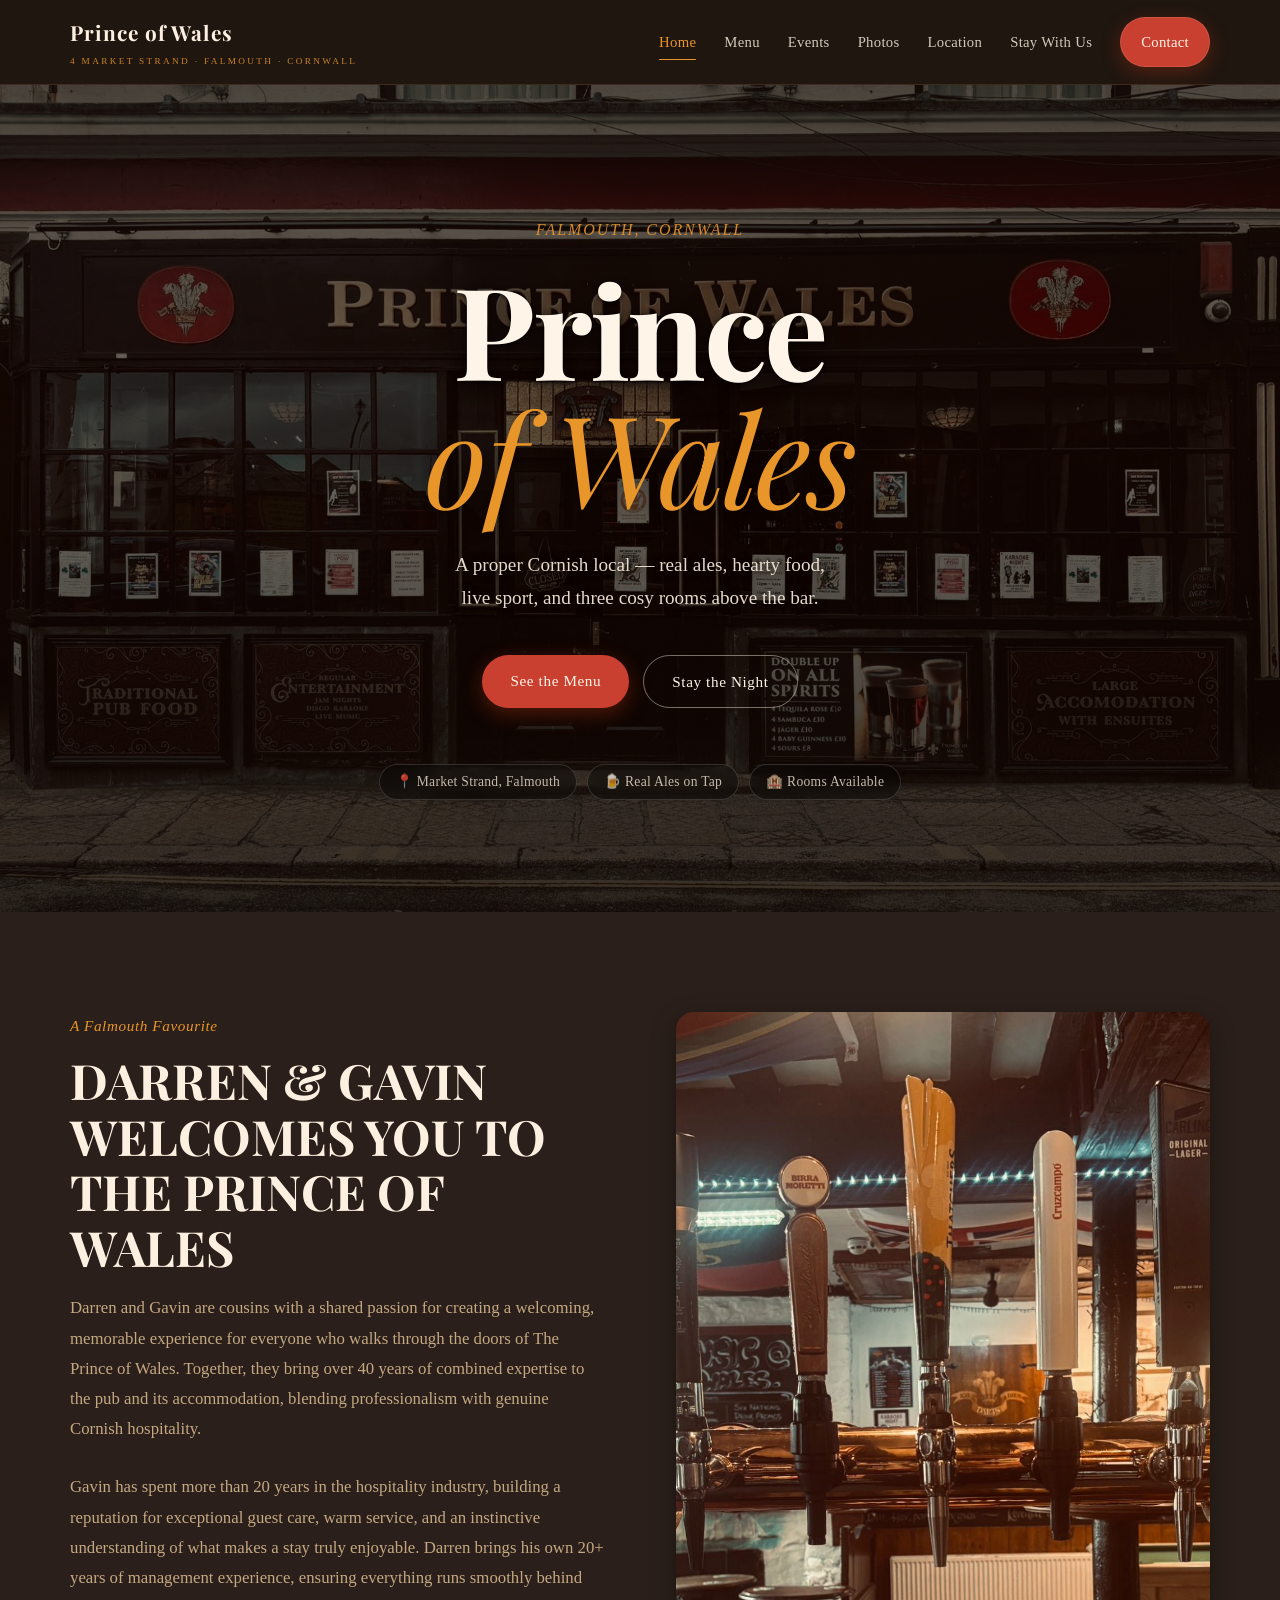
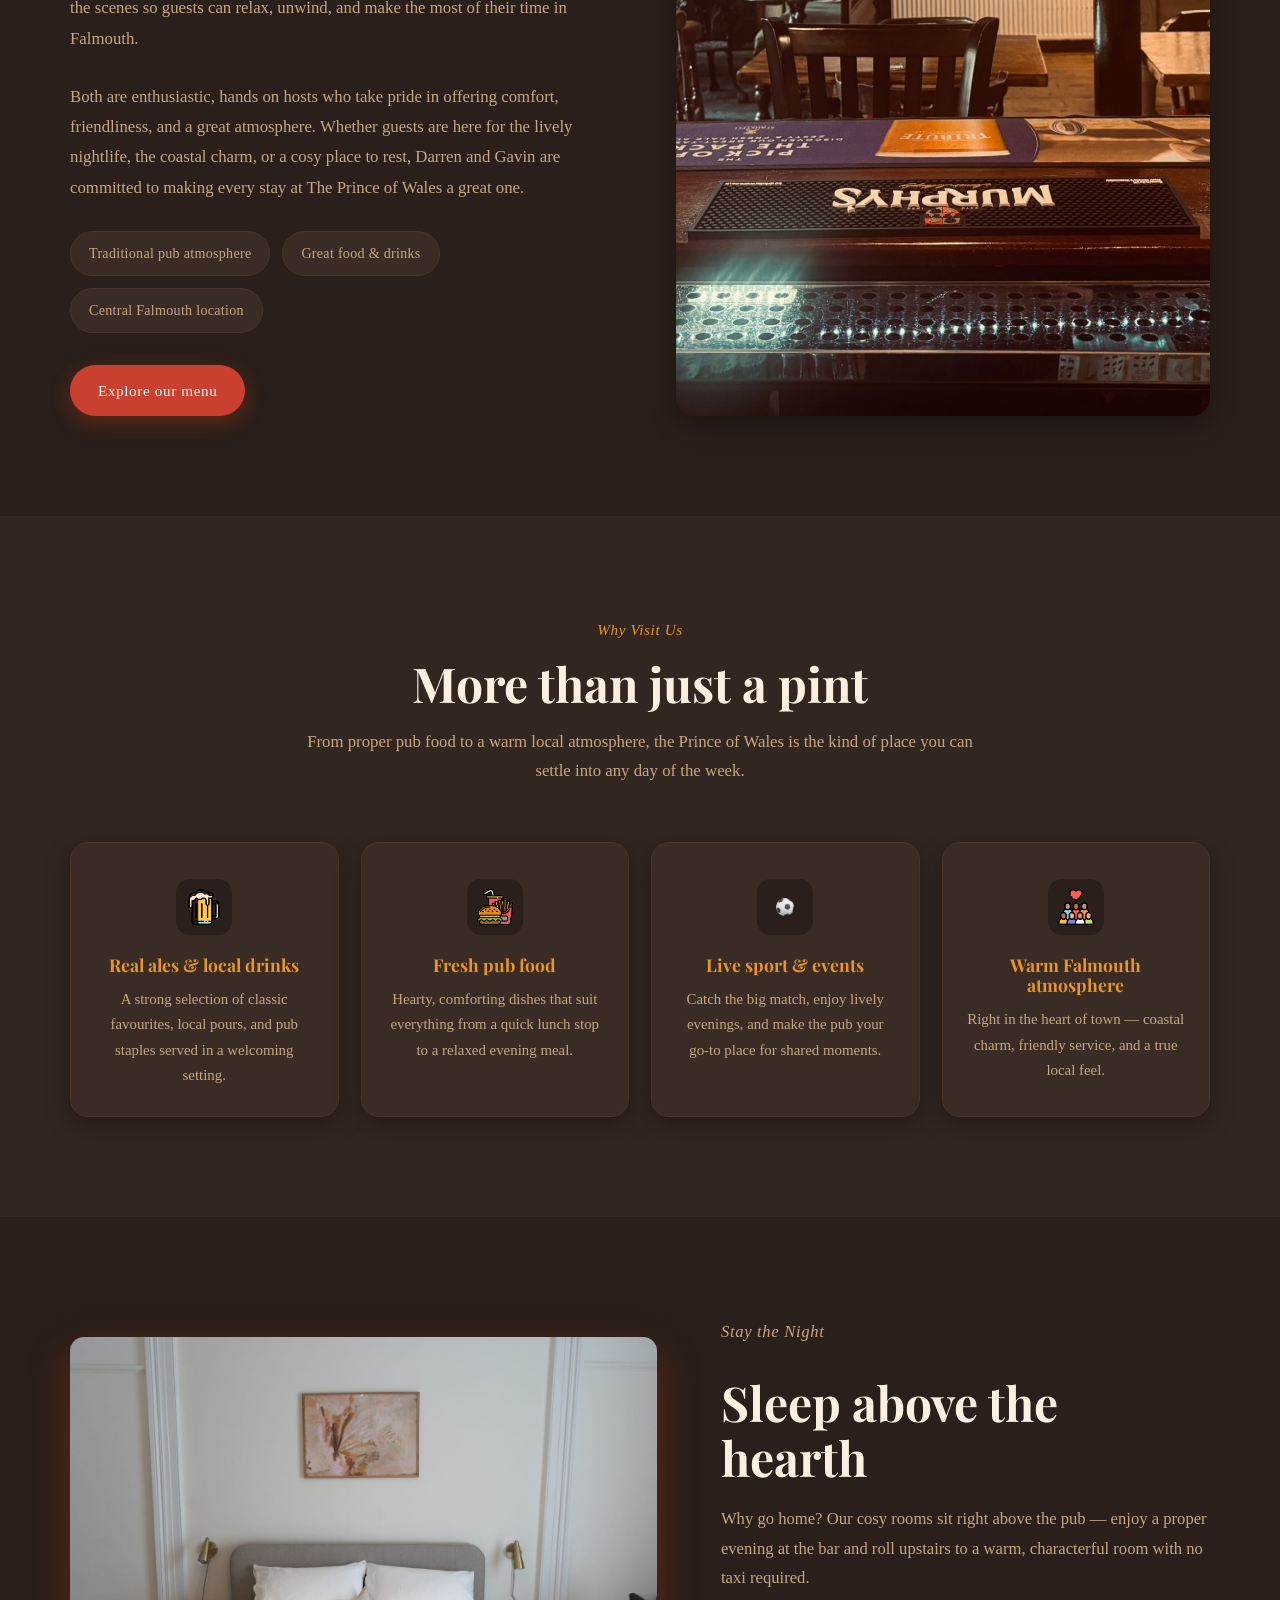
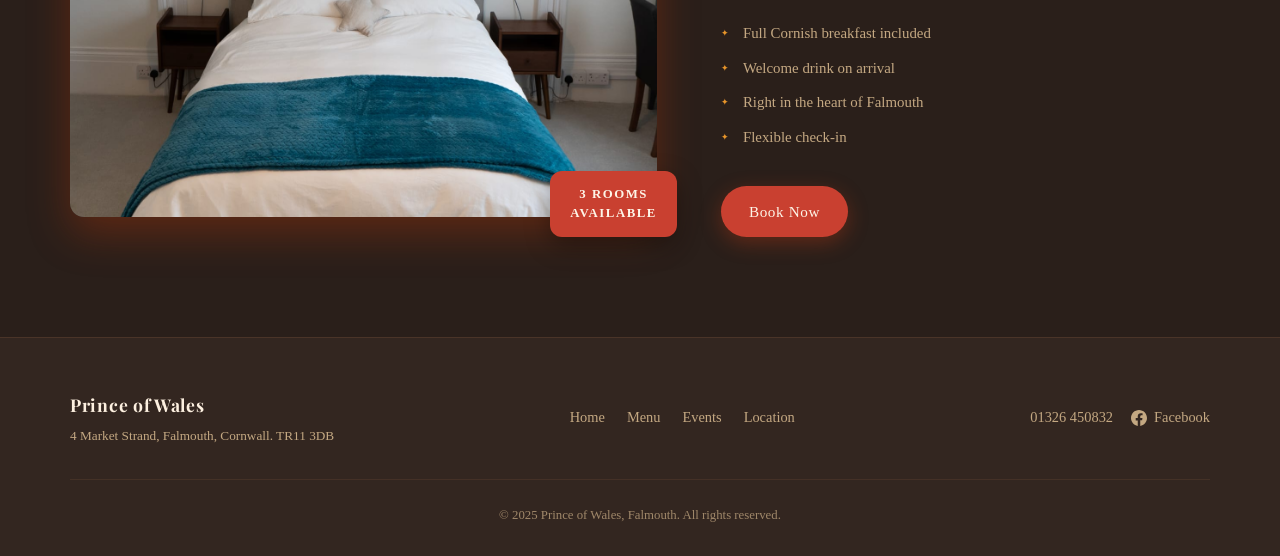
<file: index.html>
<!doctype html>
<html lang="en">
<head>
  <meta charset="UTF-8" />
  <meta name="viewport" content="width=device-width, initial-scale=1.0" />
  <title>Prince of Wales — A Proper Cornish Local, Falmouth</title>
  <meta name="description" content="Prince of Wales pub in Falmouth, Cornwall. Real ales, pub food, live events, and cosy rooms above the bar. Right on Market Strand." />
  <link rel="icon" type="image/x-icon" href="images/favicon.ico">
  <link rel="stylesheet" href="styles.css" />
  <link rel="preconnect" href="https://fonts.googleapis.com">
  <link rel="preconnect" href="https://fonts.gstatic.com" crossorigin>
  <link href="https://fonts.googleapis.com/css2?family=Playfair+Display:ital,wght@0,700;1,400&display=swap" rel="stylesheet">
</head>
<body>

  <div id="navbar"></div>

  <main>

    <!-- ── HERO ── -->
    <section class="home-hero">
      <div class="home-hero-overlay"></div>
      <div class="container home-hero-content">
        <p class="home-hero-kicker">Falmouth, Cornwall</p>
        <h1 class="home-hero-title">Prince<br><em>of Wales</em></h1>
        <p class="home-hero-sub">A proper Cornish local — real ales, hearty food,<br>live sport, and three cosy rooms above the bar.</p>
        <div class="home-hero-actions">
          <a href="menu.html" class="button">See the Menu</a>
          <a href="booking.html" class="button home-hero-btn-ghost">Stay the Night</a>
        </div>
        <div class="home-hero-badges">
          <span>📍 Market Strand, Falmouth</span>
          <span>🍺 Real Ales on Tap</span>
          <span>🏨 Rooms Available</span>
        </div>
      </div>
    </section>

    <!-- ── ABOUT ── -->
    <section id="about" class="about">
      <div class="container">
        <div class="about-layout">

          <div class="about-text">
            <p class="section-kicker">A Falmouth Favourite</p>
            <h2>DARREN & GAVIN WELCOMES YOU TO THE PRINCE OF WALES</h2>
            <p class="about-description">Darren and Gavin are cousins with a shared passion for creating a welcoming, memorable experience for everyone who walks through the doors of The Prince of Wales. Together, they bring over 40 years of combined expertise to the pub and its accommodation, blending professionalism with genuine Cornish hospitality.</p>
            <p class="about-description">Gavin has spent more than 20 years in the hospitality industry, building a reputation for exceptional guest care, warm service, and an instinctive understanding of what makes a stay truly enjoyable. Darren brings his own 20+ years of management experience, ensuring everything runs smoothly behind the scenes so guests can relax, unwind, and make the most of their time in Falmouth.</p>
            <p class="about-description">Both are enthusiastic, hands on hosts who take pride in offering comfort, friendliness, and a great atmosphere. Whether guests are here for the lively nightlife, the coastal charm, or a cosy place to rest, Darren and Gavin are committed to making every stay at The Prince of Wales a great one.</p>

            <div class="about-highlights">
              <div class="highlight-card">Traditional pub atmosphere</div>
              <div class="highlight-card">Great food &amp; drinks</div>
              <div class="highlight-card">Central Falmouth location</div>
            </div>

            <a class="button" href="menu.html">Explore our menu</a>
          </div>

          <div class="about-image">
            <img src="images/gallery-bar-taps.jpg" alt="Beer taps at the Prince of Wales pub, Falmouth" />
          </div>

        </div>
      </div>
    </section>

    <!-- ── FEATURES ── -->
    <section id="features" class="features">
      <div class="container">

        <div class="features-heading">
          <p class="section-kicker">Why Visit Us</p>
          <h2>More than just a pint</h2>
          <p class="features-intro">
            From proper pub food to a warm local atmosphere, the Prince of Wales is
            the kind of place you can settle into any day of the week.
          </p>
        </div>

        <div class="features-grid">

          <article class="feature-card">
            <img src="images/ale-icon.png" alt="" class="feature-icon" aria-hidden="true" />
            <h3>Real ales &amp; local drinks</h3>
            <p>
              A strong selection of classic favourites, local pours, and pub
              staples served in a welcoming setting.
            </p>
          </article>

          <article class="feature-card">
            <img src="images/food-icon.png" alt="" class="feature-icon" aria-hidden="true" />
            <h3>Fresh pub food</h3>
            <p>
              Hearty, comforting dishes that suit everything from a quick
              lunch stop to a relaxed evening meal.
            </p>
          </article>

          <article class="feature-card">
            <img src="images/sport-icon.png" alt="" class="feature-icon" aria-hidden="true" />
            <h3>Live sport &amp; events</h3>
            <p>
              Catch the big match, enjoy lively evenings, and make the pub your
              go-to place for shared moments.
            </p>
          </article>

          <article class="feature-card">
            <img src="images/community-icon.png" alt="" class="feature-icon" aria-hidden="true" />
            <h3>Warm Falmouth atmosphere</h3>
            <p>
              Right in the heart of town — coastal charm, friendly service,
              and a true local feel.
            </p>
          </article>

        </div>
      </div>
    </section>

    <!-- ── STAY TEASER ── -->
    <section class="stay-teaser">
      <div class="container">
        <div class="stay-teaser-layout">

          <div class="stay-teaser-image">
            <img src="images/stay-room.jpg" alt="A cosy room above the Prince of Wales pub" />
            <div class="stay-teaser-badge">3 Rooms<br>Available</div>
          </div>

          <div class="stay-teaser-text">
            <p class="section-kicker">Stay the Night</p>
            <h2>Sleep above the hearth</h2>
            <p>
              Why go home? Our cosy rooms sit right above the pub — enjoy a proper
              evening at the bar and roll upstairs to a warm, characterful room with
              no taxi required.
            </p>
            
            <div class="stay-teaser-perks">
              <span>Full Cornish breakfast included</span>
              <span>Welcome drink on arrival</span>
              <span>Right in the heart of Falmouth</span>
              <span>Flexible check-in</span>
            </div>
            <a href="https://booking.princeofwalesfalmouth.co.uk" class="button room-btn">Book Now</a>
          </div>
        </div>
      </div>
    </section>

  </main>

  <script src="script.js"></script>
  <div id="footer"></div>

</body>
</html>
</file>
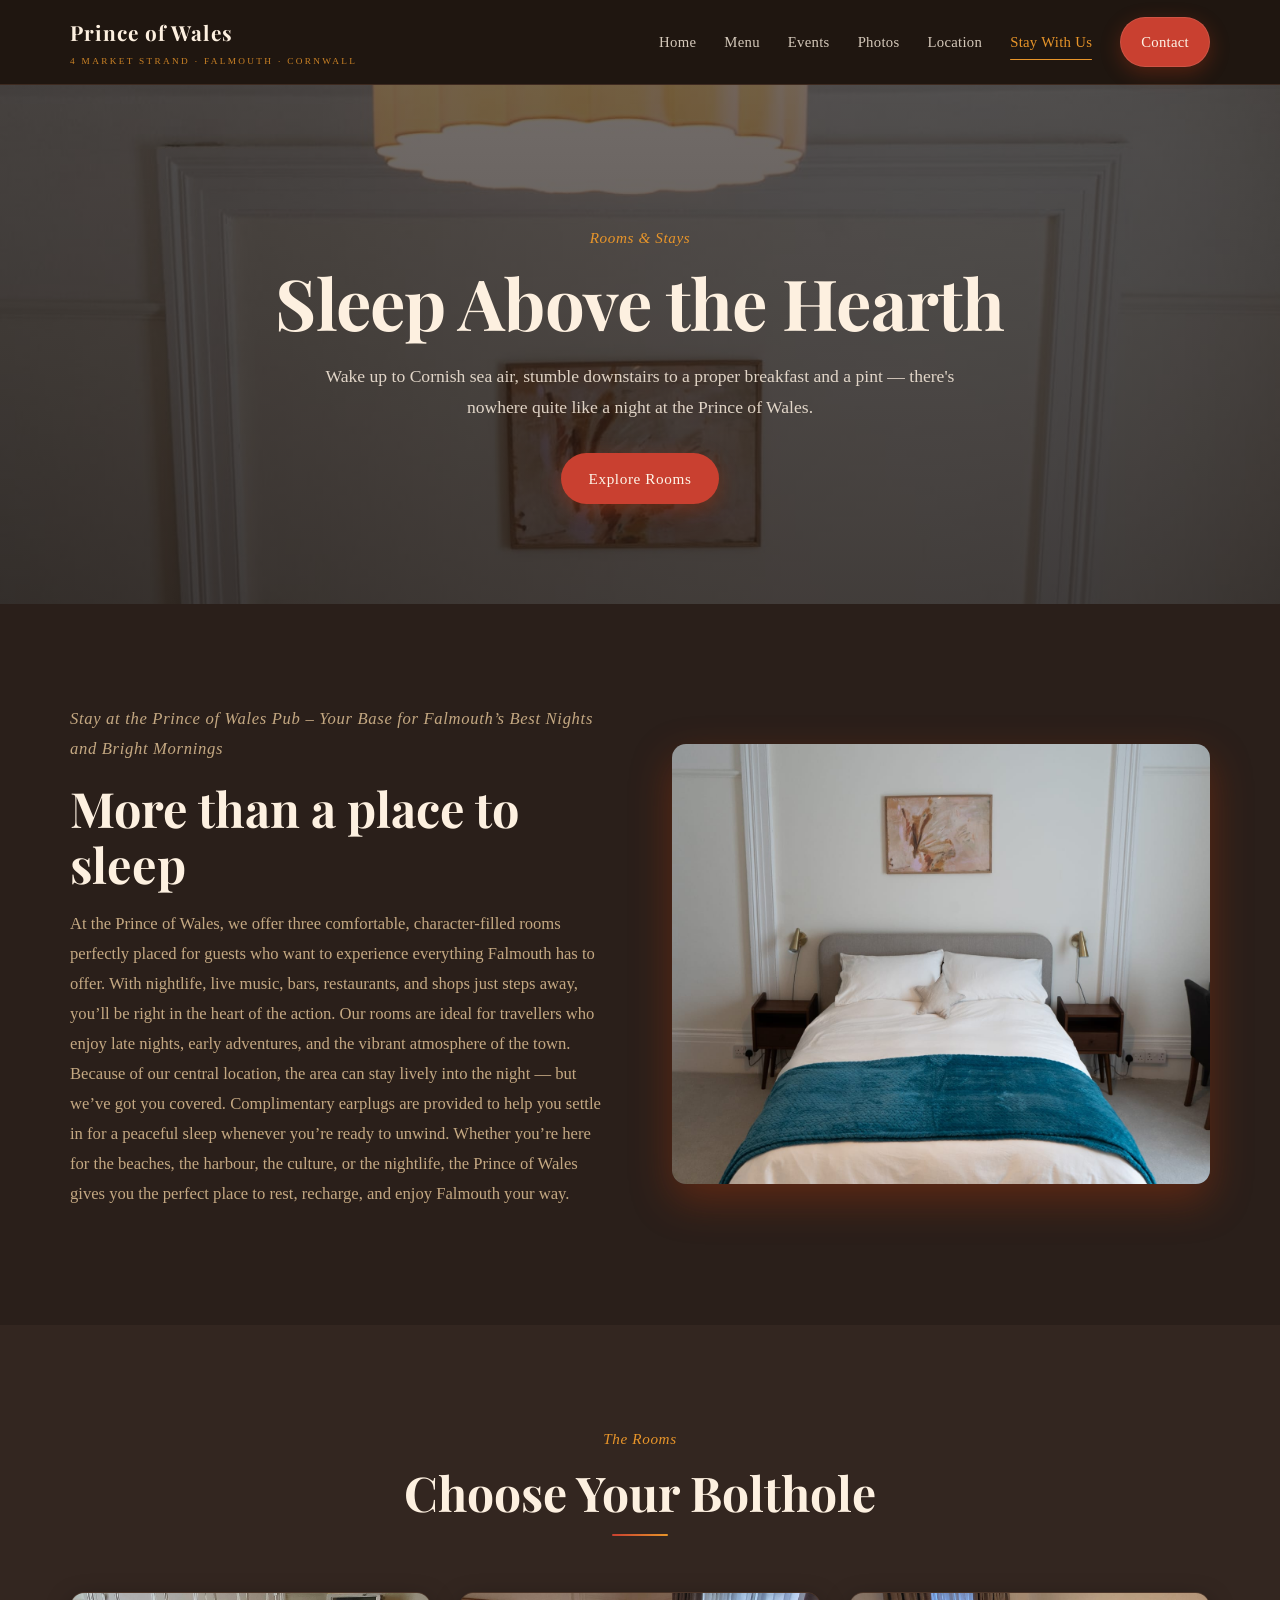
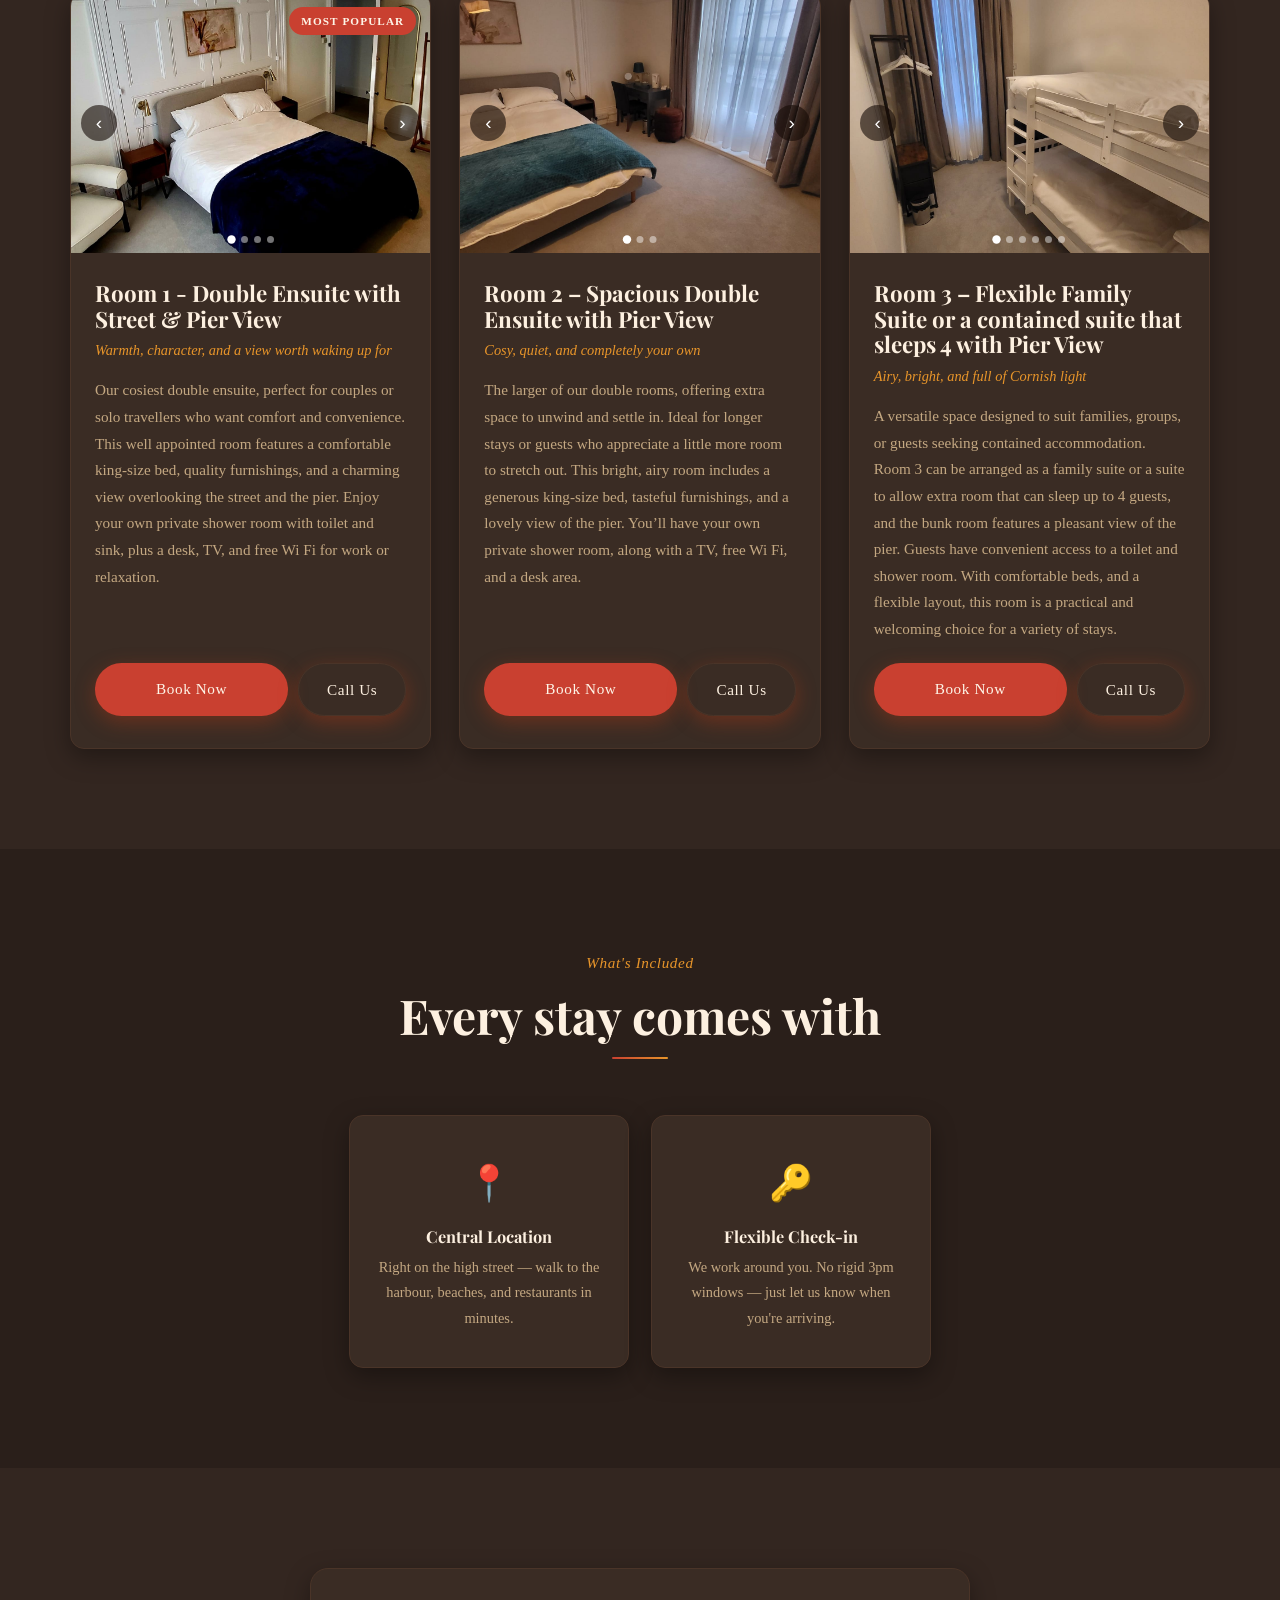
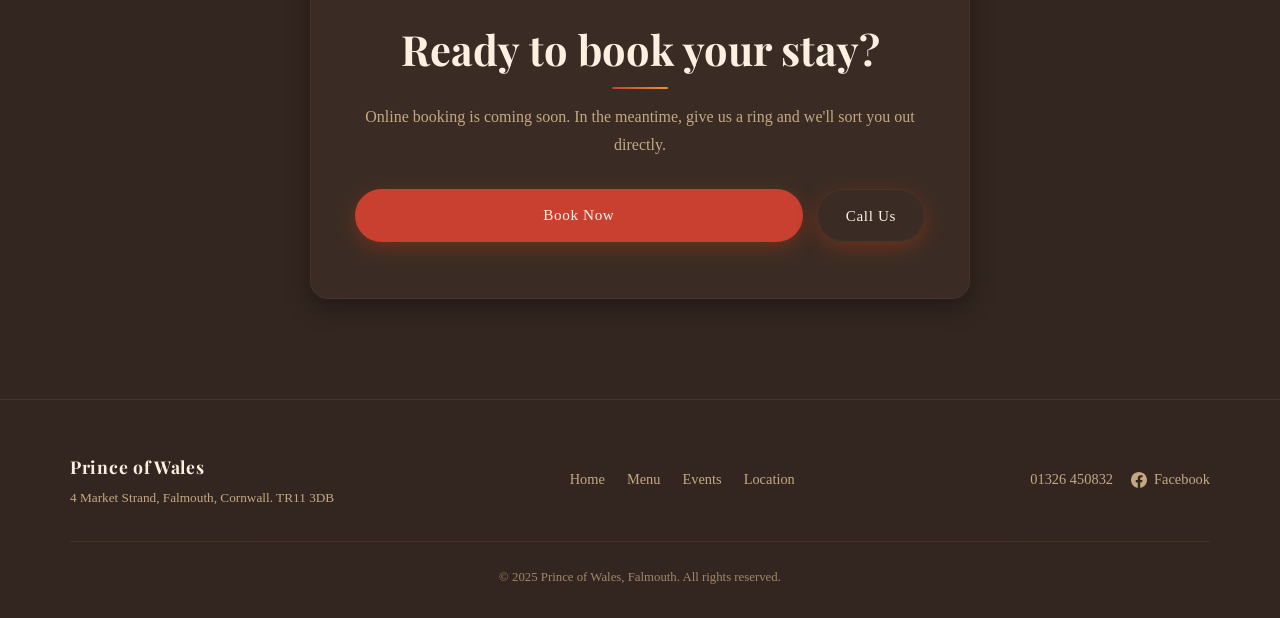
<file: booking.html>
<!doctype html>
<html lang="en">
<head>
  <meta charset="UTF-8" />
  <meta name="viewport" content="width=device-width, initial-scale=1.0" />
  <title>Stay With Us | Prince of Wales</title>
  <link rel="stylesheet" href="styles.css" />
  <link rel="icon" type="image/x-icon" href="images/favicon.ico">
  <link rel="preconnect" href="https://fonts.googleapis.com">
  <link href="https://fonts.googleapis.com/css2?family=Playfair+Display:ital,wght@0,700;1,400&display=swap" rel="stylesheet">
</head>
<body>

  <div id="navbar"></div>

  <main>

    <section class="page-hero stay-hero">
        <div class="container">
        <p class="section-kicker-menu">Rooms & Stays</p>
        <h1>Sleep Above the Hearth</h1>
        <p class="page-intro">
            Wake up to Cornish sea air, stumble downstairs to a proper breakfast and a pint —
            there's nowhere quite like a night at the Prince of Wales.
        </p>
        <a href="#rooms" class="button stay-hero-btn">Explore Rooms</a>
        </div>
    </section>

    <!-- INTRO BLURB -->
    <section class="stay-intro">
        <div class="container">
        <div class="stay-intro-layout">
            <div class="stay-intro-text">
            <p class="section-kicker">Stay at the Prince of Wales Pub – Your Base for Falmouth’s Best Nights and Bright Mornings</p>
            <h2>More than a place to sleep</h2>
            <p>At the Prince of Wales, we offer three comfortable, character-filled rooms perfectly placed for guests who want to experience everything Falmouth has to offer. With nightlife, live music, bars, restaurants, and shops just steps away, you’ll be right in the heart of the action.
Our rooms are ideal for travellers who enjoy late nights, early adventures, and the vibrant atmosphere of the town. Because of our central location, the area can stay lively into the night — but we’ve got you covered. Complimentary earplugs are provided to help you settle in for a peaceful sleep whenever you’re ready to unwind.
Whether you’re here for the beaches, the harbour, the culture, or the nightlife, the Prince of Wales gives you the perfect place to rest, recharge, and enjoy Falmouth your way.</p>
            </div>
            <div class="stay-intro-image">
            <img src="images/stay-room.jpg" alt="A cosy room at the Prince of Wales" />
            </div>
        </div>
        </div>
    </section>

    <!-- ROOMS -->
    <section class="stay-rooms" id="rooms">
        <div class="container">
        <div class="stay-section-heading">
            <p class="section-kicker">The Rooms</p>
            <h2>Choose Your Bolthole</h2>
        </div>

        <div class="rooms-grid">

            <!-- ROOM 1: THE HEARTH ROOM -->
            <article class="room-card">
            <div class="room-card-image room-gallery" id="gallery-hearth">
                <div class="room-gallery-track">
                <img src="images/hearth-1.jpg" alt="The Hearth Room" />
                <img src="images/hearth-2.jpg" alt="The Hearth Room" />
                <img src="images/hearth-3.jpg" alt="The Hearth Room" />
                <img src="images/hearth-4.jpg" alt="The Hearth Room" />
                </div>
                <button class="gallery-btn prev" aria-label="Previous image">&#8249;</button>
                <button class="gallery-btn next" aria-label="Next image">&#8250;</button>
                <div class="gallery-dots">
                <button class="gallery-dot active" aria-label="Image 1"></button>
                <button class="gallery-dot" aria-label="Image 2"></button>
                <button class="gallery-dot" aria-label="Image 3"></button>
                <button class="gallery-dot" aria-label="Image 4"></button>
                </div>
                <span class="room-badge">Most Popular</span>
            </div>
            <div class="room-card-body">
                <h3>Room 1 - Double Ensuite with Street & Pier View</h3>
                <p class="room-tagline">Warmth, character, and a view worth waking up for</p>
                <p class="room-desc">Our cosiest double ensuite, perfect for couples or solo travellers who want comfort and convenience. This well appointed room features a comfortable king-size bed, quality furnishings, and a charming view overlooking the street and the pier. Enjoy your own private shower room with toilet and sink, plus a desk, TV, and free Wi Fi for work or relaxation. </p>
                <!--<ul class="room-features">
                <li>Breakfast is included, with a choice of hearty cooked options or a fresh continental selection.</li>
                </ul>
              -->
                <div class="room-card-actions">
                  <a href="https://booking.princeofwalesfalmouth.co.uk" class="button room-btn">Book Now</a>
                  <a href="tel:+441326 450832" class="button stay-btn-secondary">Call Us</a>
                </div>
            </div>
            </article>

            <!-- ROOM 2: THE CELLAR SUITE -->
            <article class="room-card">
            <div class="room-card-image room-gallery" id="gallery-cellar">
                <div class="room-gallery-track">
                <img src="images/cellar-1.jpg" alt="The Cellar Suite" />
                <img src="images/cellar-2.jpg" alt="The Cellar Suite" />
                <img src="images/cellar-3.jpg" alt="The Cellar Suite" />
                </div>
                <button class="gallery-btn prev" aria-label="Previous image">&#8249;</button>
                <button class="gallery-btn next" aria-label="Next image">&#8250;</button>
                <div class="gallery-dots">
                <button class="gallery-dot active" aria-label="Image 1"></button>
                <button class="gallery-dot" aria-label="Image 2"></button>
                <button class="gallery-dot" aria-label="Image 3"></button>
                </div>
            </div>
            <div class="room-card-body">
                <h3>Room 2 – Spacious Double Ensuite with Pier View</h3>
                <p class="room-tagline">Cosy, quiet, and completely your own</p>
                <p class="room-desc">The larger of our double rooms, offering extra space to unwind and settle in. Ideal for longer stays or guests who appreciate a little more room to stretch out. This bright, airy room includes a generous king-size bed, tasteful furnishings, and a lovely view of the pier. You’ll have your own private shower room, along with a TV, free Wi Fi, and a desk area. </p>
                <!--<ul class="room-features">
                <li>Breakfast is included, with both cooked and continental options available each morning.</li>
                </ul>
              -->
                <div class="room-card-actions">
                  <a href="https://booking.princeofwalesfalmouth.co.uk" class="button room-btn">Book Now</a>
                  <a href="tel:+441326 450832" class="button stay-btn-secondary">Call Us</a>
                </div>
            </div>
            </article>

            <!-- ROOM 3: THE LOFT -->
            <article class="room-card">
            <div class="room-card-image room-gallery" id="gallery-loft">
                <div class="room-gallery-track">
                <img src="images/loft-1.jpg" alt="The Loft" />
                <img src="images/loft-2.jpg" alt="The Loft" />
                <img src="images/loft-3.jpg" alt="The Loft" />
                <img src="images/loft-4.jpg" alt="The Loft" />
                <img src="images/loft-5.jpg" alt="The Loft" />
                <img src="images/loft-6.jpg" alt="The Loft" />
                </div>
                <button class="gallery-btn prev" aria-label="Previous image">&#8249;</button>
                <button class="gallery-btn next" aria-label="Next image">&#8250;</button>
                <div class="gallery-dots">
                <button class="gallery-dot active" aria-label="Image 1"></button>
                <button class="gallery-dot" aria-label="Image 2"></button>
                <button class="gallery-dot" aria-label="Image 3"></button>
                <button class="gallery-dot" aria-label="Image 4"></button>
                <button class="gallery-dot" aria-label="Image 5"></button>
                <button class="gallery-dot" aria-label="Image 6"></button>
                </div>
            </div>
            <div class="room-card-body">
                <h3>Room 3 – Flexible Family Suite or a contained suite that sleeps 4 with Pier View</h3>
                <p class="room-tagline">Airy, bright, and full of Cornish light</p>
                <p class="room-desc">A versatile space designed to suit families, groups, or guests seeking contained accommodation. Room 3 can be arranged as a family suite or a suite to allow extra room that can sleep up to 4 guests, and the bunk room features a pleasant view of the pier. Guests have convenient access to a toilet and shower room. With comfortable beds, and a flexible layout, this room is a practical and welcoming choice for a variety of stays. </p>
                <!--<ul class="room-features">
                <li>Breakfast is included, with cooked and continental choices available.</li>
                </ul>
              -->
                <div class="room-card-actions">
                  <a href="https://booking.princeofwalesfalmouth.co.uk" class="button room-btn">Book Now</a>
                  <a href="tel:+441326 450832" class="button stay-btn-secondary">Call Us</a>
                </div>
            </div>
            </article>

        </div>
        </div>
    </section>

    <!-- INCLUSIONS -->
    <section class="stay-includes">
        <div class="container">
        <div class="stay-section-heading">
            <p class="section-kicker">What's Included</p>
            <h2>Every stay comes with</h2>
        </div>
        <div class="includes-grid">
          <!--
            <div class="include-item">
            <span class="include-icon">🍳</span>
            <h4>Full Cornish Breakfast</h4>
            <p>Proper eggs, local sausages, and enough toast to set you up for the day.</p>
            </div>
            <div class="include-item">
            <span class="include-icon">🍺</span>
            <h4>Welcome Drink</h4>
            <p>A pint of your choice at the bar when you arrive. You've earned it.</p>
            </div>
          -->
            <div class="include-item">
            <span class="include-icon">📍</span>
            <h4>Central Location</h4>
            <p>Right on the high street — walk to the harbour, beaches, and restaurants in minutes.</p>
            </div>
            <div class="include-item">
            <span class="include-icon">🔑</span>
            <h4>Flexible Check-in</h4>
            <p>We work around you. No rigid 3pm windows — just let us know when you're arriving.</p>
            </div>
        </div>
        </div>
    </section>

    <!-- CTA -->
    <section class="stay-cta-section">
        <div class="container">
        <div class="stay-cta-box">
            <h2>Ready to book your stay?</h2>
            <p>Online booking is coming soon. In the meantime, give us a ring and we'll sort you out directly.</p>
            <div class="stay-cta-buttons">
            <a href="https://booking.princeofwalesfalmouth.co.uk" class="button room-btn">Book Now</a>
            <a href="tel:+441326 450832" class="button stay-btn-secondary">Call Us</a>
            </div>
        </div>
        </div>
    </section>

  </main>

  <script src="script.js"></script>
  <div id="footer"></div>
</body>
</html>
</file>
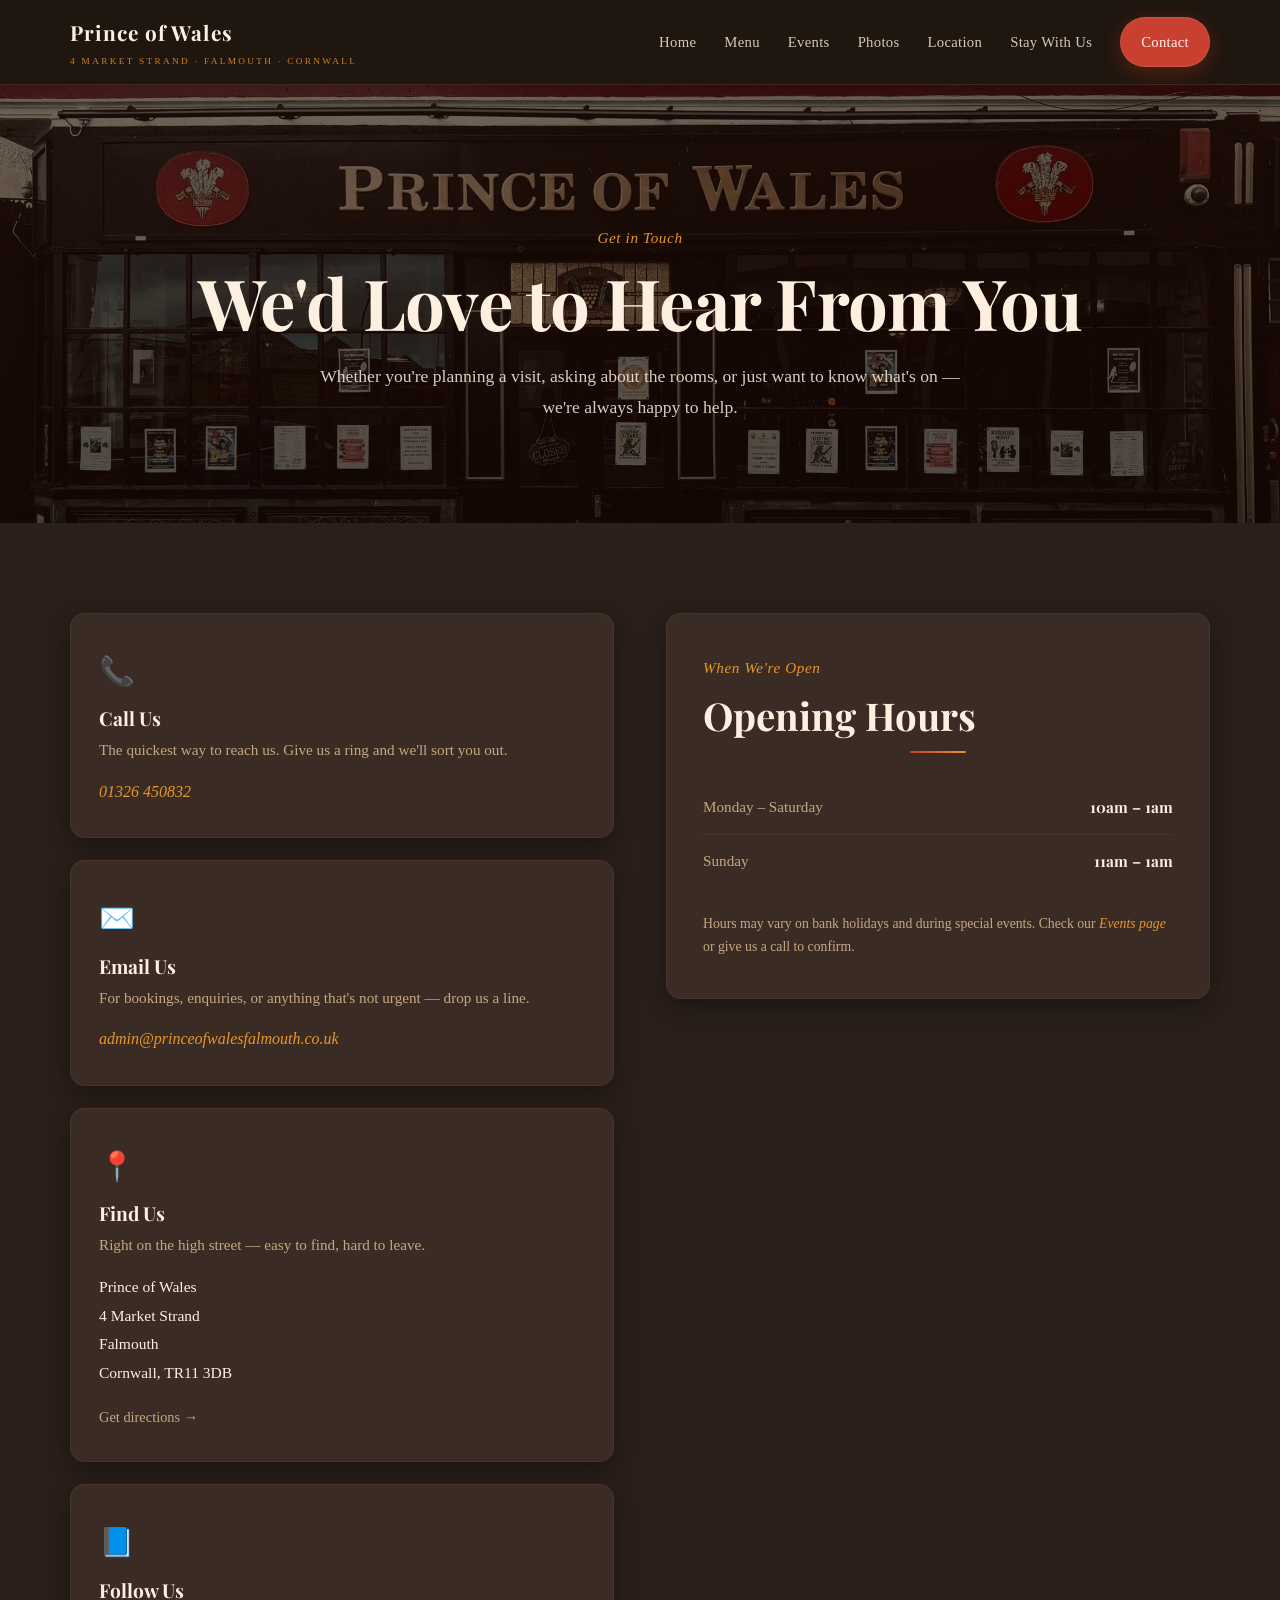
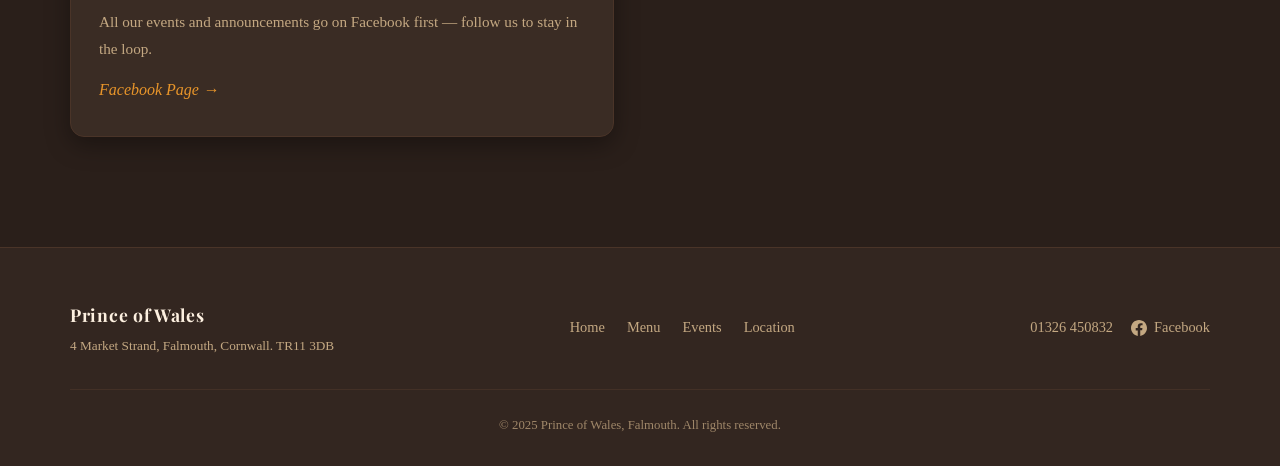
<file: contact.html>
<!doctype html>
<html lang="en">
<head>
  <meta charset="UTF-8" />
  <meta name="viewport" content="width=device-width, initial-scale=1.0" />
  <title>Contact | Prince of Wales</title>
  <link rel="stylesheet" href="styles.css" />
  <link rel="icon" type="image/x-icon" href="images/favicon.ico">
  <link rel="preconnect" href="https://fonts.googleapis.com">
  <link href="https://fonts.googleapis.com/css2?family=Playfair+Display:ital,wght@0,700;1,400&display=swap" rel="stylesheet">
</head>
<body>

  <div id="navbar"></div>

  <main>

    <section class="page-hero contact-hero">
      <div class="container">
        <p class="section-kicker-menu">Get in Touch</p>
        <h1>We'd Love to Hear From You</h1>
        <p class="page-intro">
          Whether you're planning a visit, asking about the rooms, or just want
          to know what's on — we're always happy to help.
        </p>
      </div>
    </section>

    <section class="contact-section">
      <div class="container">
        <div class="contact-layout">

          <div class="contact-cards">

            <div class="contact-card">
              <div class="contact-card-icon">📞</div>
              <h3>Call Us</h3>
              <p>The quickest way to reach us. Give us a ring and we'll sort you out.</p>
              <a href="tel:+441326450832" class="contact-link">01326 450832</a>
            </div>
            <div class="contact-card">
              <div class="contact-card-icon">✉️</div>
                <h3>Email Us</h3>
                <p>For bookings, enquiries, or anything that's not urgent — drop us a line.</p>
                <a href="mailto:admin@princeofwalesfalmouth.co.uk" class="contact-link">admin@princeofwalesfalmouth.co.uk</a>
            </div>

            <div class="contact-card">
              <div class="contact-card-icon">📍</div>
              <h3>Find Us</h3>
              <p>Right on the high street — easy to find, hard to leave.</p>
              <address class="contact-address">
                Prince of Wales<br>
                4 Market Strand<br>
                Falmouth<br>
                Cornwall, TR11 3DB
              </address>
              <a href="location.html" class="contact-link contact-link--subtle">Get directions →</a>
            </div>

            <div class="contact-card">
              <div class="contact-card-icon">📘</div>
              <h3>Follow Us</h3>
              <p>All our events and announcements go on Facebook first — follow us to stay in the loop.</p>
              <a href="https://www.facebook.com/p/The-Prince-of-Wales-Pub-Falmouth-61579140847276/"
                 target="_blank" rel="noopener" class="contact-link">Facebook Page →</a>
            </div>

          </div>

          <div class="contact-hours-box">
            <p class="section-kicker">When We're Open</p>
            <h2>Opening Hours</h2>
            <ul class="contact-hours-list">
              <li>
                <span class="contact-hours-day">Monday – Saturday</span>
                <span class="contact-hours-time">10am – 1am</span>
              </li>
              <li>
                <span class="contact-hours-day">Sunday</span>
                <span class="contact-hours-time">11am – 1am</span>
              </li>
            </ul>
            <p class="contact-hours-note">
              Hours may vary on bank holidays and during special events.
              Check our <a href="events.html">Events page</a> or give us a call to confirm.
            </p>
          </div>

        </div>
      </div>
    </section>

  </main>

  <script src="script.js"></script>
  <div id="footer"></div>
</body>
</html>
</file>
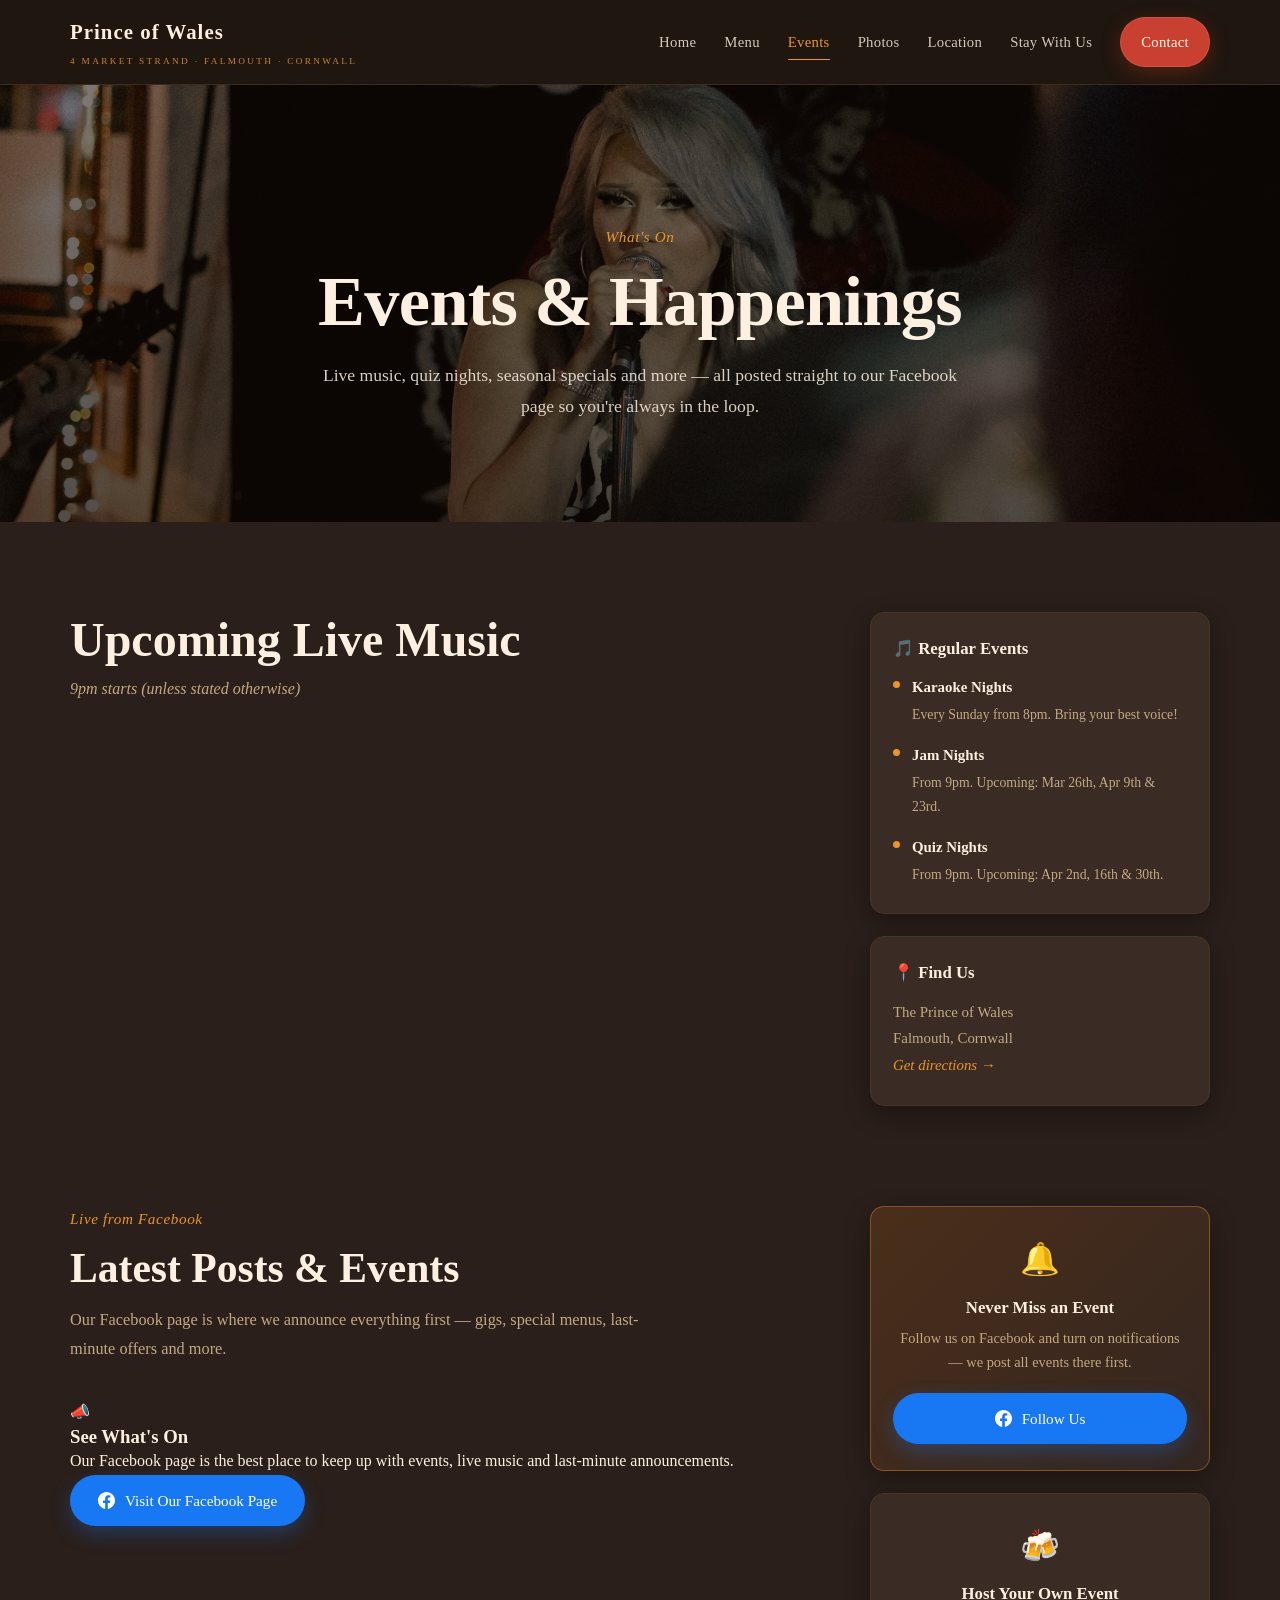
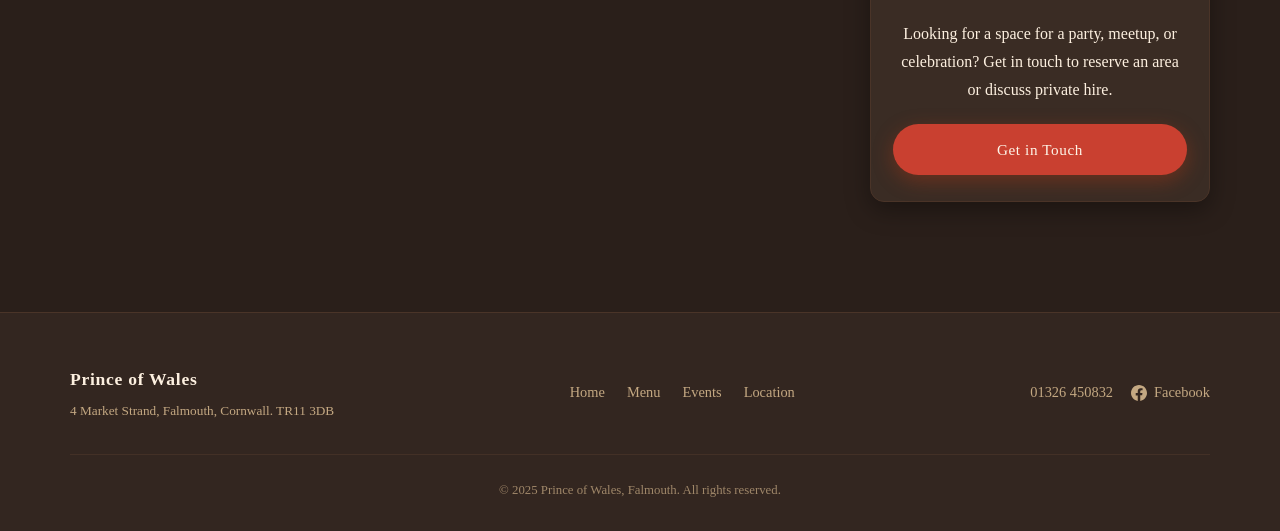
<file: events.html>
<!DOCTYPE html>
<html lang="en">
<head>
  <meta charset="UTF-8" />
  <meta name="viewport" content="width=device-width, initial-scale=1.0" />
  <title>Events — The Prince of Wales, Falmouth</title>
  <link rel="stylesheet" href="styles.css" />
  <script src="script.js" defer></script>
</head>
<body>

  <div id="navbar"></div>

  <div id="fb-root"></div>
  <script async defer crossorigin="anonymous" src="https://connect.facebook.net/en_GB/sdk.js#xfbml=1&version=v19.0&appId=YOUR_APP_ID_HERE"></script>

  <section class="page-hero events-hero">
    <div class="container">
      <p class="section-kicker-menu">What's On</p>
      <h1>Events &amp; Happenings</h1>
      <p class="page-intro">
        Live music, quiz nights, seasonal specials and more —
        all posted straight to our Facebook page so you're always in the loop.
      </p>
    </div>
  </section>

  <section class="events-main">
    <div class="container">
      <div class="events-layout">

        <div class="events-left">
          <div class="gig-header">
            <h2>Upcoming Live Music</h2>
            <p>9pm starts (unless stated otherwise)</p>
          </div>

          <div class="gig-tabs">
            <button class="gig-tab active" data-month="march">March</button>
            <button class="gig-tab" data-month="april">April</button>
            <button class="gig-tab" data-month="may">May</button>
            <button class="gig-tab" data-month="june">June</button>
          </div>

          <div class="gig-lists">
            <ul class="gig-list" id="gig-march">
              <li data-date="2026-03-27"><span class="gig-date">Fri 27th</span> <span class="gig-act">Mighty Howlers</span></li>
              <li data-date="2026-03-28"><span class="gig-date">Sat 28th</span> <span class="gig-act">The Dereks</span></li>
            </ul>

            <ul class="gig-list" id="gig-april">
              <li data-date="2026-04-03"><span class="gig-date">Fri 3rd</span> <span class="gig-act">Strange Almond</span></li>
              <li data-date="2026-04-04"><span class="gig-date">Sat 4th</span> <span class="gig-act">Ten 'N' Six</span></li>
              <li data-date="2026-04-10"><span class="gig-date">Fri 10th</span> <span class="gig-act">Disco/Karaoke</span></li>
              <li data-date="2026-04-11"><span class="gig-date">Sat 11th</span> <span class="gig-act">Reservoir Stogs</span></li>
              <li data-date="2026-04-17"><span class="gig-date">Fri 17th</span> <span class="gig-act">Reviresco</span></li>
              <li data-date="2026-04-18"><span class="gig-date">Sat 18th</span> <span class="gig-act">Nefarians</span></li>
              <li data-date="2026-04-19"><span class="gig-date">Sun 19th</span> <span class="gig-act">Captain &amp; The Blades <small>(3pm - 5pm)</small></span></li>
              <li data-date="2026-04-24"><span class="gig-date">Fri 24th</span> <span class="gig-act">The Roosters</span></li>
              <li data-date="2026-04-25"><span class="gig-date">Sat 25th</span> <span class="gig-act">X-Rays</span></li>
            </ul>

            <ul class="gig-list" id="gig-may">
              <li data-date="2026-05-01"><span class="gig-date">Fri 1st</span> <span class="gig-act">Snake Oil</span></li>
              <li data-date="2026-05-02"><span class="gig-date">Sat 2nd</span> <span class="gig-act">Rhinestone Rats</span></li>
              <li data-date="2026-05-08"><span class="gig-date">Fri 8th</span> <span class="gig-act">Helix</span></li>
              <li data-date="2026-05-09"><span class="gig-date">Sat 9th</span> <span class="gig-act">Trebe Fret</span></li>
              <li data-date="2026-05-15"><span class="gig-date">Fri 15th</span> <span class="gig-act">Disco/Karaoke</span></li>
              <li data-date="2026-05-16"><span class="gig-date">Sat 16th</span> <span class="gig-act">Firebird</span></li>
              <li data-date="2026-05-22"><span class="gig-date">Fri 22nd</span> <span class="gig-act">Liebeskind</span></li>
              <li data-date="2026-05-23"><span class="gig-date">Sat 23rd</span> <span class="gig-act">Loco</span></li>
              <li data-date="2026-05-24"><span class="gig-date">Sun 24th</span> <span class="gig-act">Lost &amp; Found <small>(3pm - 5pm)</small></span></li>
              <li data-date="2026-05-29"><span class="gig-date">Fri 29th</span> <span class="gig-act">Pro 2 Cols</span></li>
              <li data-date="2026-05-30"><span class="gig-date">Sat 30th</span> <span class="gig-act">Fully Amped</span></li>
            </ul>

            <ul class="gig-list active" id="gig-june">
              <li data-date="2026-06-05"><span class="gig-date">Fri 5th</span> <span class="gig-act">Matt & K-CI</span></li>
              <li data-date="2026-06-06"><span class="gig-date">Sat 5th</span> <span class="gig-act">Charlie Henry</span></li>
              <li data-date="2026-06-12"><span class="gig-date">Fri 12th</span> <span class="gig-act">Tregony Teachers</span></li>
              <li data-date="2026-06-13"><span class="gig-date">Sat 13th</span> <span class="gig-act">Cunning Old Celts (3pm - 5pm)</span></li>
              <li data-date="2026-05-13"><span class="gig-date">Sat 13th</span> <span class="gig-act">Broken Down</span></li>
              <li data-date="2026-06-19"><span class="gig-date">Fri 19th</span> <span class="gig-act">Qwest</span></li>
              <li data-date="2026-06-20"><span class="gig-date">Sat 20th</span> <span class="gig-act">X-Rays</span></li>
              <li data-date="2026-06-26"><span class="gig-date">Fri 26th</span> <span class="gig-act">Disco/Karaoke</span></li>
              <li data-date="2026-06-27"><span class="gig-date">Sat 27th</span> <span class="gig-act">The Pictures</span></li>

            </ul>
                
          </div>
        </div>

        <aside class="feed-sidebar">
          <div class="sidebar-card">
            <h3>🎵 Regular Events</h3>
            <ul class="sidebar-list">
              <li>
                <span class="sidebar-dot"></span>
                <div>
                  <strong>Karaoke Nights</strong>
                  <p>Every Sunday from 8pm. Bring your best voice!</p>
                </div>
              </li>
              <li>
                <span class="sidebar-dot"></span>
                <div>
                  <strong>Jam Nights</strong>
                  <p>From 9pm. Upcoming: Mar 26th, Apr 9th &amp; 23rd.</p>
                </div>
              </li>
              <li>
                <span class="sidebar-dot"></span>
                <div>
                  <strong>Quiz Nights</strong>
                  <p>From 9pm. Upcoming: Apr 2nd, 16th &amp; 30th.</p>
                </div>
              </li>
            </ul>
          </div>

          <div class="sidebar-card">
            <h3>📍 Find Us</h3>
            <p class="sidebar-address">
              The Prince of Wales<br>
              Falmouth, Cornwall<br>
              <a href="location.html">Get directions →</a>
            </p>
          </div>
        </aside>

      </div>
    </div>
  </section>

  <section class="events-facebook">
    <div class="container">
      <div class="facebook-layout">

        <div class="facebook-main">
          <p class="section-kicker">Live from Facebook</p>
          <h2 class="feed-title">Latest Posts &amp; Events</h2>
          <p class="feed-subtitle">
            Our Facebook page is where we announce everything first — gigs,
            special menus, last-minute offers and more.
          </p>

          <div class="fb-cta-card">
            <div class="fb-cta-icon">📣</div>
            <h3>See What's On</h3>
            <p>
              Our Facebook page is the best place to keep up with events,
              live music and last-minute announcements.
            </p>
            <a href="https://www.facebook.com/p/The-Prince-of-Wales-Pub-Falmouth-61579140847276/"
               target="_blank" rel="noopener" class="btn-facebook">
              <svg viewBox="0 0 24 24" xmlns="http://www.w3.org/2000/svg" aria-hidden="true">
                <path d="M24 12.073C24 5.405 18.627 0 12 0S0 5.405 0 12.073C0 18.1 4.388 23.094 10.125 24v-8.437H7.078v-3.49h3.047V9.41c0-3.025 1.792-4.697 4.533-4.697 1.312 0 2.686.236 2.686.236v2.97h-1.513c-1.491 0-1.956.93-1.956 1.883v2.258h3.328l-.532 3.49h-2.796V24C19.612 23.094 24 18.1 24 12.073z"/>
              </svg>
              Visit Our Facebook Page
            </a>
          </div>
        </div>

        <aside class="facebook-sidebar">

          <div class="sidebar-card sidebar-card--cta">
            <div class="sidebar-cta-icon">🔔</div>
            <h3>Never Miss an Event</h3>
            <p>
              Follow us on Facebook and turn on notifications — we post
              all events there first.
            </p>
            <a href="https://www.facebook.com/p/The-Prince-of-Wales-Pub-Falmouth-61579140847276/"
               target="_blank" rel="noopener" class="btn-facebook" style="width: 100%; justify-content: center;">
              <svg viewBox="0 0 24 24" xmlns="http://www.w3.org/2000/svg" aria-hidden="true">
                <path d="M24 12.073C24 5.405 18.627 0 12 0S0 5.405 0 12.073C0 18.1 4.388 23.094 10.125 24v-8.437H7.078v-3.49h3.047V9.41c0-3.025 1.792-4.697 4.533-4.697 1.312 0 2.686.236 2.686.236v2.97h-1.513c-1.491 0-1.956.93-1.956 1.883v2.258h3.328l-.532 3.49h-2.796V24C19.612 23.094 24 18.1 24 12.073z"/>
              </svg>
              Follow Us
            </a>
          </div>

          <div class="sidebar-card">
            <div class="sidebar-cta-icon" style="font-size: 2rem; margin-bottom: 12px; text-align: center;">🍻</div>
            <h3 style="text-align: center;">Host Your Own Event</h3>
            <p style="text-align: center; margin-bottom: 20px;">
              Looking for a space for a party, meetup, or celebration? Get in touch to reserve an area or discuss private hire.
            </p>
            <a href="contact.html" class="button" style="display: block; text-align: center; width: 100%;">Get in Touch</a>
          </div>

        </aside>

      </div>
    </div>
  </section>

  <div id="footer"></div>

</body>
</html>
</file>
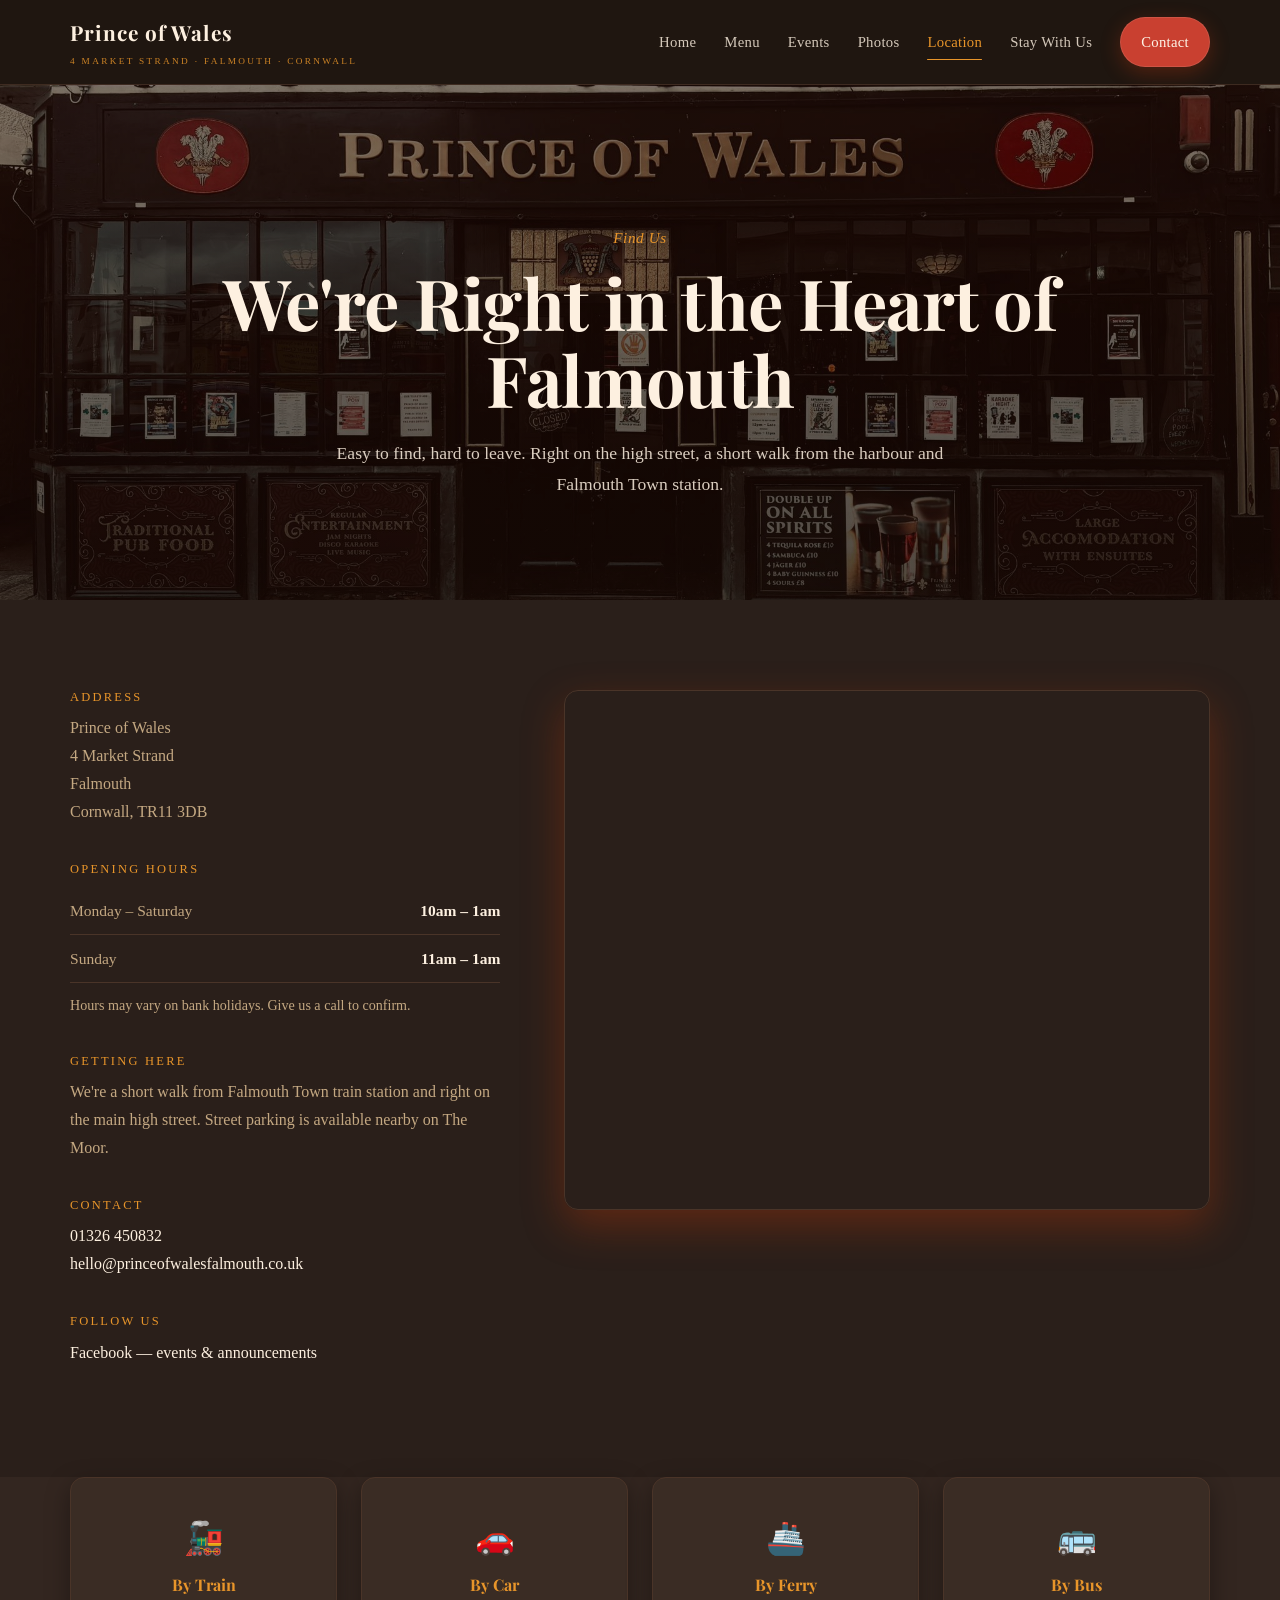
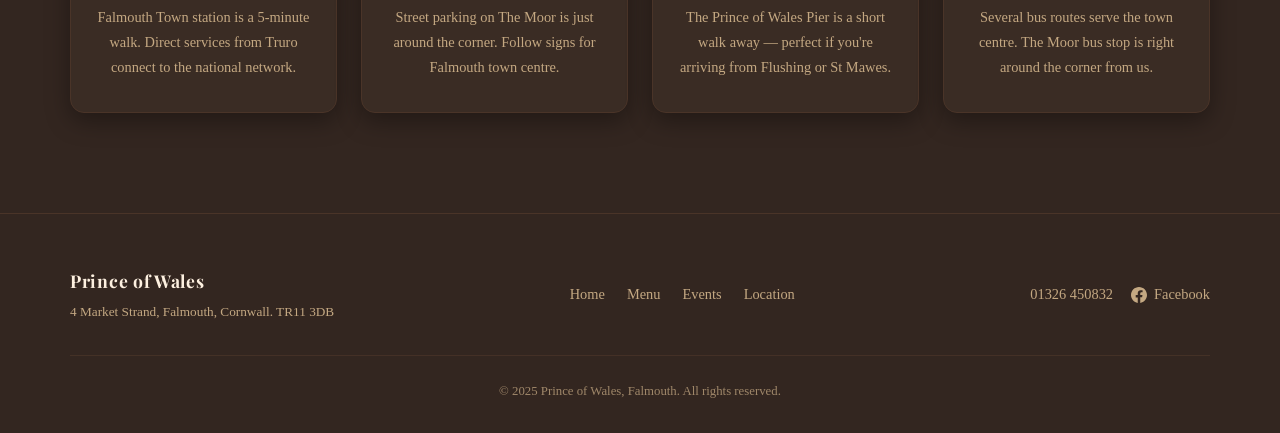
<file: location.html>
<!doctype html>
<html lang="en">
<head>
  <meta charset="UTF-8" />
  <meta name="viewport" content="width=device-width, initial-scale=1.0" />
  <title>Location | Prince of Wales</title>
  <link rel="stylesheet" href="styles.css" />
  <link rel="icon" type="image/x-icon" href="images/favicon.ico">
  <link rel="preconnect" href="https://fonts.googleapis.com">
  <link href="https://fonts.googleapis.com/css2?family=Playfair+Display:ital,wght@0,700;1,400&display=swap" rel="stylesheet">
</head>
<body>
 
  <div id="navbar"></div>
 
  <main>
 
    <!-- HERO -->
    <section class="page-hero location-hero">
      <div class="container">
        <p class="section-kicker-menu">Find Us</p>
        <h1>We're Right in the Heart of Falmouth</h1>
        <p class="page-intro">
          Easy to find, hard to leave. Right on the high street, a short walk
          from the harbour and Falmouth Town station.
        </p>
      </div>
    </section>
 
    <!-- MAIN CONTENT -->
    <section class="location-section">
      <div class="container">
        <div class="location-layout">
 
          <!-- LEFT: Info -->
          <div class="location-info">
 
            <div class="location-block">
              <h3>Address</h3>
              <p>
                Prince of Wales<br>
                4 Market Strand<br>
                Falmouth<br>
                Cornwall, TR11 3DB
              </p>
            </div>
 
            <div class="location-block">
              <h3>Opening Hours</h3>
              <ul class="hours-list">
                <li><span>Monday – Saturday</span><span>10am – 1am</span></li>
                <li><span>Sunday</span><span>11am – 1am</span></li>
              </ul>
              <p style="margin-top: 10px; font-size: 0.88rem; color: var(--muted);">
                Hours may vary on bank holidays. Give us a call to confirm.
              </p>
            </div>
 
            <div class="location-block">
              <h3>Getting Here</h3>
              <p>We're a short walk from Falmouth Town train station and right on the main high street. Street parking is available nearby on The Moor.</p>
            </div>
 
            <div class="location-block">
              <h3>Contact</h3>
              <p>
                <a href="tel:+441326450832">01326 450832</a><br>
                <a href="mailto:hello@princeofwalesfalmouth.co.uk">hello@princeofwalesfalmouth.co.uk</a>
              </p>
            </div>
 
            <div class="location-block">
              <h3>Follow Us</h3>
              <p>
                <a href="https://www.facebook.com/p/The-Prince-of-Wales-Pub-Falmouth-61579140847276/"
                   target="_blank" rel="noopener">
                  Facebook — events &amp; announcements
                </a>
              </p>
            </div>
 
          </div>
 
          <!-- RIGHT: Map -->
          <div class="location-map">
            <iframe
              src="https://www.google.com/maps/embed?pb=!1m18!1m12!1m3!1d2556.2575871100253!2d-5.073850923009936!3d50.156319008497704!2m3!1f0!2f0!3f0!3m2!1i1024!2i768!4f13.1!3m3!1m2!1s0x486b3ca74880e427%3A0x76edd72f54cbaf16!2sPrince%20Of%20Wales!5e0!3m2!1sen!2suk!4v1773434908320!5m2!1sen!2suk"
              width="600"
              height="450"
              style="border:0;"
              allowfullscreen=""
              loading="lazy"
              referrerpolicy="no-referrer-when-downgrade"
              title="Prince of Wales location on Google Maps">
            </iframe>
          </div>
 
        </div>
      </div>
    </section>
 
    <!-- TRANSPORT INFO STRIP -->
    <section class="location-transport">
      <div class="container">
        <div class="transport-grid">
 
          <div class="transport-item">
            <span class="transport-icon">🚂</span>
            <h4>By Train</h4>
            <p>Falmouth Town station is a 5-minute walk. Direct services from Truro connect to the national network.</p>
          </div>
 
          <div class="transport-item">
            <span class="transport-icon">🚗</span>
            <h4>By Car</h4>
            <p>Street parking on The Moor is just around the corner. Follow signs for Falmouth town centre.</p>
          </div>
 
          <div class="transport-item">
            <span class="transport-icon">🚢</span>
            <h4>By Ferry</h4>
            <p>The Prince of Wales Pier is a short walk away — perfect if you're arriving from Flushing or St Mawes.</p>
          </div>
 
          <div class="transport-item">
            <span class="transport-icon">🚌</span>
            <h4>By Bus</h4>
            <p>Several bus routes serve the town centre. The Moor bus stop is right around the corner from us.</p>
          </div>
 
        </div>
      </div>
    </section>
 
  </main>
 
  <script src="script.js"></script>
  <div id="footer"></div>
</body>
</html>
</file>
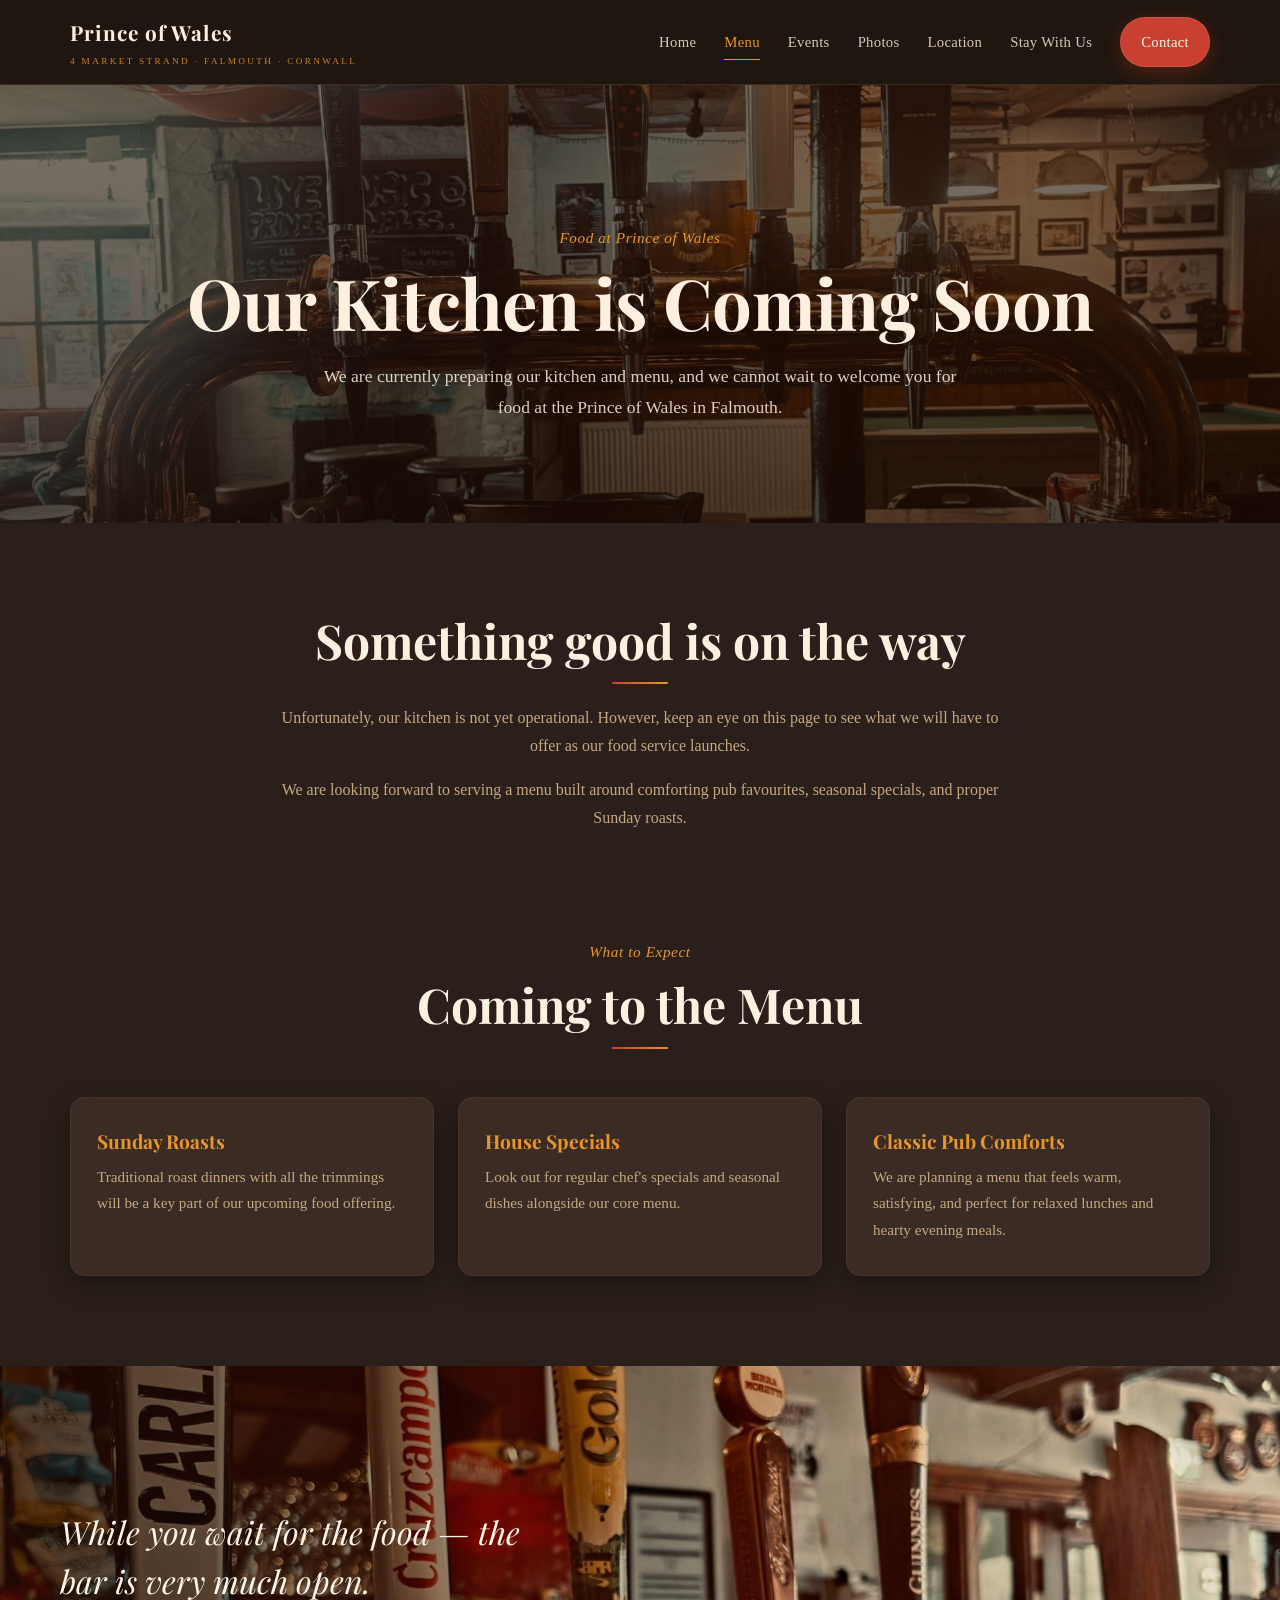
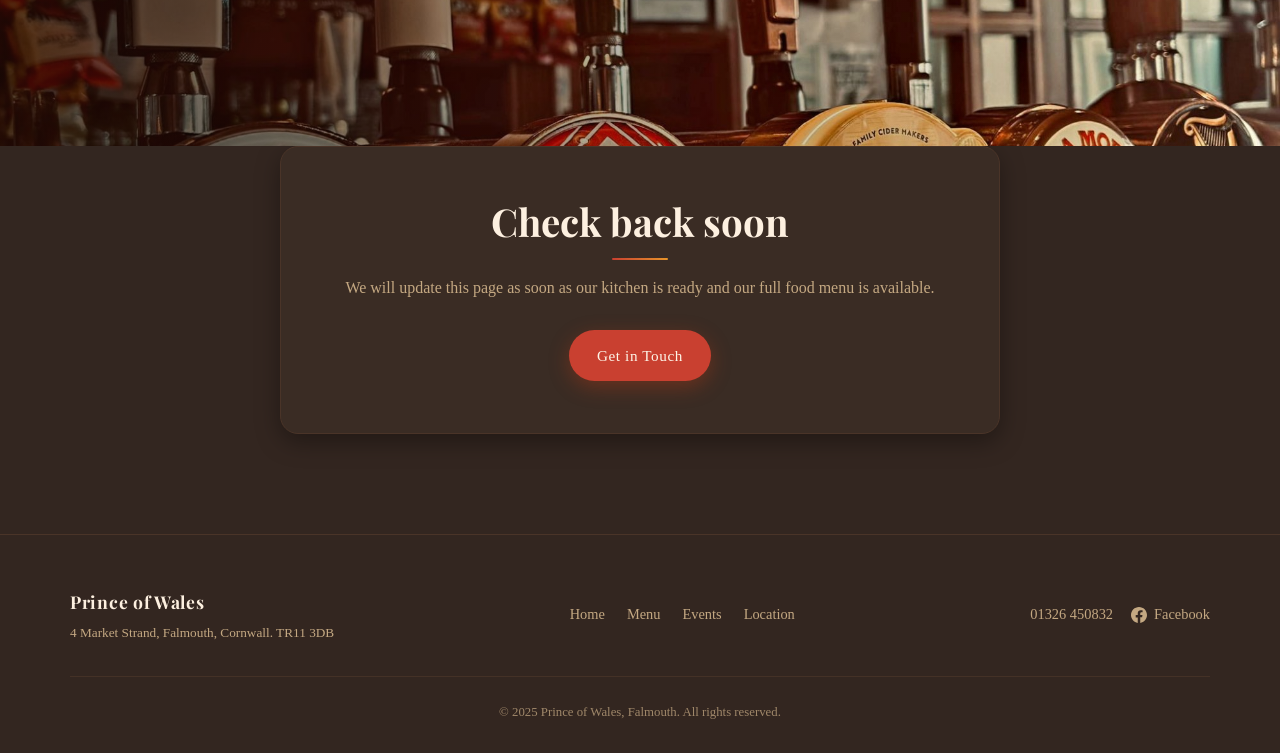
<file: menu.html>
<!doctype html>
<html lang="en">
<head>
  <meta charset="UTF-8" />
  <meta name="viewport" content="width=device-width, initial-scale=1.0" />
  <title>Menu | Prince of Wales</title>
  <link rel="stylesheet" href="styles.css" />
  <link rel="icon" type="image/x-icon" href="images/favicon.ico">
  <link rel="preconnect" href="https://fonts.googleapis.com">
  <link href="https://fonts.googleapis.com/css2?family=Playfair+Display:ital,wght@0,700;1,400&display=swap" rel="stylesheet">
</head>
<body>

  <div id="navbar"></div>

  <main>
    <section class="page-hero menu-hero">
      <div class="container">
        <p class="section-kicker-menu">Food at Prince of Wales</p>
        <h1>Our Kitchen is Coming Soon</h1>
        <p class="page-intro">
          We are currently preparing our kitchen and menu, and we cannot wait to
          welcome you for food at the Prince of Wales in Falmouth.
        </p>
      </div>
    </section>

    <section class="menu-coming-soon">
      <div class="container">
        <div class="menu-coming-soon-content">
          <h2>Something good is on the way</h2>
          <p>
            Unfortunately, our kitchen is not yet operational. However, keep an
            eye on this page to see what we will have to offer as our food
            service launches.
          </p>
          <p>
            We are looking forward to serving a menu built around comforting pub
            favourites, seasonal specials, and proper Sunday roasts.
          </p>
        </div>
      </div>
    </section>

    <section class="menu-preview">
      <div class="container">
        <div class="menu-section-heading">
          <p class="section-kicker">What to Expect</p>
          <h2>Coming to the Menu</h2>
        </div>

        <div class="menu-preview-grid">
          <article class="preview-card">
            <h3>Sunday Roasts</h3>
            <p>
              Traditional roast dinners with all the trimmings will be a key part
              of our upcoming food offering.
            </p>
          </article>

          <article class="preview-card">
            <h3>House Specials</h3>
            <p>
              Look out for regular chef's specials and seasonal dishes alongside
              our core menu.
            </p>
          </article>

          <article class="preview-card">
            <h3>Classic Pub Comforts</h3>
            <p>
              We are planning a menu that feels warm, satisfying, and perfect for
              relaxed lunches and hearty evening meals.
            </p>
          </article>
        </div>
      </div>
    </section>

    <!-- BAR PHOTO BREAK -->
    <div class="menu-photo-break">
      <img src="images/gallery-bar-taps2.jpg" alt="Draught taps at the Prince of Wales" />
      <div class="menu-photo-break-overlay">
        <p>While you wait for the food — the bar is very much open.</p>
      </div>
    </div>

    <section class="menu-updates">
      <div class="container">
        <div class="menu-updates-content">
          <h2>Check back soon</h2>
          <p>
            We will update this page as soon as our kitchen is ready and our full
            food menu is available.
          </p>
          <a href="contact.html" class="button">Get in Touch</a>
        </div>
      </div>
    </section>
  </main>

  <script src="script.js"></script>
  <div id="footer"></div>
</body>
</html>
</file>
<file: styles.css>
/* ══════════════════════════════════════
   DESIGN TOKENS
══════════════════════════════════════ */
:root {
  --primary:      #c94030;
  --secondary:    #a83820;
  --accent:       #e8952a;
  --accent-dark:  #c07018;
  --accent-soft:  #4a2e1a;
  --bg:           #2a1f1a;
  --bg-soft:      #332620;
  --card-bg:      #3a2c24;
  --white:        #fef5e8;
  --text:         #fdf0e0;
  --text-dark:    #1e1410;
  --muted:        #c4a882;
  --muted-dark:   #7a6050;
  --border:       #4a3428;
  --border-light: #c8a882;
  --shadow:       0 8px 24px rgba(0,0,0,0.35);
  --shadow-hover: 0 16px 40px rgba(180,55,10,0.38);
  --radius:       14px;
  --transition:   all 0.28s cubic-bezier(0.4,0,0.2,1);
}

/* ══════════════════════════════════════
   RESET & BASE
══════════════════════════════════════ */
*, *::before, *::after { box-sizing: border-box; margin: 0; padding: 0; }

html { scroll-behavior: smooth; }

body {
  font-family: 'Playfair Display', Georgia, serif;
  background: var(--bg);
  color: var(--text);
  line-height: 1.65;
  padding-top: 84px;
  -webkit-font-smoothing: antialiased;
}

img { display: block; max-width: 100%; }

/* Body copy uses a readable serif stack; headings use Playfair Display */
p, li, address, .room-desc, .about-description, .features-intro,
.feed-subtitle, .stay-intro-text p, .stay-teaser-text p,
.contact-card p, .contact-hours-note, .location-block p,
.sidebar-list p, .sidebar-card--cta p, .menu-coming-soon-content p,
.preview-card p, .menu-updates-content p, .include-item p,
.stay-cta-box p, .transport-item p, .fb-fallback p {
  font-family: Georgia, 'Times New Roman', serif;
  font-size: 1rem;
  line-height: 1.75;
}

h1, h2, h3, h4 {
  font-family: 'Playfair Display', Georgia, serif;
  line-height: 1.15;
  color: var(--text);
}

a { color: inherit; text-decoration: none; transition: color 0.25s ease; }

/* ══════════════════════════════════════
   CONTAINER
══════════════════════════════════════ */
.container {
  width: min(1140px, calc(100% - 40px));
  margin: 0 auto;
}

/* ══════════════════════════════════════
   SECTION KICKER
══════════════════════════════════════ */
.section-kicker,
.section-kicker-menu {
  display: inline-block;
  color: var(--accent);
  font-family: Georgia, serif;
  font-style: italic;
  font-size: 0.95rem;
  font-weight: 400;
  letter-spacing: 0.04em;
  margin-bottom: 12px;
}

/* ══════════════════════════════════════
   BUTTON
══════════════════════════════════════ */
.button {
  display: inline-block;
  background: var(--primary);
  color: var(--white);
  padding: 13px 28px;
  border-radius: 999px;
  font-family: Georgia, serif;
  font-size: 0.95rem;
  font-weight: 400;
  letter-spacing: 0.04em;
  box-shadow: 0 6px 20px rgba(200,60,20,0.35);
  transition: background 0.28s ease, transform 0.28s ease, box-shadow 0.28s ease;
}

.button:hover {
  background: var(--secondary);
  color: var(--white);
  transform: translateY(-2px);
  box-shadow: var(--shadow-hover);
}

/* ══════════════════════════════════════
   NAVBAR
══════════════════════════════════════ */
.site-header {
  position: fixed;
  top: 0; left: 0; right: 0;
  z-index: 1000;
  background: rgba(32, 22, 16, 0.96);
  backdrop-filter: blur(16px);
  -webkit-backdrop-filter: blur(16px);
  border-bottom: 1px solid rgba(74,52,40,0.7);
  transition: var(--transition);
}

.site-header.scrolled {
  box-shadow: 0 4px 24px rgba(0,0,0,0.5);
  background: rgba(28, 19, 14, 0.99);
}

.nav {
  min-height: 84px;
  display: flex;
  align-items: center;
  justify-content: space-between;
  gap: 24px;
  position: relative;
}

.brand {
  display: flex;
  flex-direction: column;
  align-items: flex-start;
  text-decoration: none;
  flex-shrink: 0;
}

.brand-mark {
  font-family: 'Playfair Display', serif;
  font-size: 1.3rem;
  font-weight: 700;
  letter-spacing: 0.05em;
  color: var(--text);
  transition: color 0.25s;
}

.brand:hover .brand-mark { color: var(--accent); }

.brand-subtitle {
  margin-top: 5px;
  font-size: 0.58rem;
  font-family: Georgia, serif;
  letter-spacing: 0.25em;
  text-transform: uppercase;
  color: var(--accent);
  opacity: 0.85;
}

.nav-links {
  display: flex;
  align-items: center;
  gap: 28px;
}

.nav-links a {
  position: relative;
  font-family: Georgia, serif;
  font-size: 0.92rem;
  color: rgba(253,240,224,0.82);
  text-decoration: none;
  transition: color 0.25s ease;
  letter-spacing: 0.02em;
}

.nav-links a:not(.nav-cta)::after {
  content: "";
  position: absolute;
  left: 0; bottom: -6px;
  width: 0; height: 1.5px;
  border-radius: 999px;
  background: var(--accent);
  transition: width 0.28s ease;
}

.nav-links a:not(.nav-cta):hover { color: var(--accent); }
.nav-links a:not(.nav-cta):hover::after { width: 100%; }

/* Active state — set via JS or page matching */
.nav-links a.active { color: var(--accent); }
.nav-links a.active::after { width: 100%; }

.nav-cta {
  display: inline-flex;
  align-items: center;
  justify-content: center;
  padding: 0.75rem 1.25rem;
  border-radius: 999px;
  background: var(--primary);
  color: var(--white) !important;
  font-family: Georgia, serif;
  font-size: 0.9rem;
  letter-spacing: 0.04em;
  box-shadow: 0 6px 20px rgba(200,60,20,0.3);
  border: 1px solid rgba(255,255,255,0.1);
  transition: background 0.28s, transform 0.28s, box-shadow 0.28s;
}

.nav-cta:hover {
  background: var(--secondary);
  transform: translateY(-1px);
  box-shadow: var(--shadow-hover);
}

.menu-toggle {
  display: none;
  width: 44px; height: 44px;
  border: 1px solid rgba(74,52,40,0.8);
  border-radius: 10px;
  background: rgba(255,255,255,0.06);
  cursor: pointer;
  flex-direction: column;
  align-items: center;
  justify-content: center;
  gap: 5px;
  transition: var(--transition);
}

.menu-toggle:hover {
  background: var(--card-bg);
  border-color: var(--accent);
}

.menu-toggle span {
  display: block;
  width: 20px; height: 1.5px;
  background: var(--text);
  border-radius: 999px;
  transition: var(--transition);
}

@media (max-width: 980px) {
  body { padding-top: 76px; }

  .nav { min-height: 76px; }

  .menu-toggle { display: inline-flex; }

  .nav-links {
    position: absolute;
    top: calc(100% + 12px);
    right: 0;
    width: min(300px, 90vw);
    background: rgba(40,28,22,0.99);
    backdrop-filter: blur(20px);
    -webkit-backdrop-filter: blur(20px);
    border: 1px solid var(--border);
    border-radius: 18px;
    box-shadow: 0 20px 60px rgba(0,0,0,0.55);
    padding: 16px;
    flex-direction: column;
    align-items: stretch;
    gap: 4px;
    opacity: 0;
    visibility: hidden;
    transform: translateY(10px) scale(0.98);
    pointer-events: none;
    transition: opacity 0.25s ease, transform 0.25s ease, visibility 0.25s;
  }

  .nav-links.nav-open {
    opacity: 1;
    visibility: visible;
    transform: translateY(0) scale(1);
    pointer-events: auto;
  }

  .nav-links a {
    padding: 0.85rem 1rem;
    border-radius: 10px;
    font-size: 0.95rem;
    color: var(--text);
  }

  .nav-links a:not(.nav-cta)::after { display: none; }

  .nav-links a:not(.nav-cta):hover {
    background: var(--card-bg);
    color: var(--accent);
  }

  .nav-cta {
    margin-top: 4px;
    width: 100%;
    justify-content: center;
  }

  .brand-subtitle { display: none; }
  .brand-mark { font-size: 1.15rem; }
}

@media (max-width: 640px) {
  .site-header { background: rgba(28,19,14,0.99); }
  .nav { gap: 12px; }
}

/* ══════════════════════════════════════
   PAGE HERO
══════════════════════════════════════ */
.page-hero {
  padding: 140px 0 100px;
  background:
    linear-gradient(rgba(20,10,5,0.55), rgba(16,8,4,0.72)),
    url("images/pub-hero.jpg") center 30%/cover no-repeat;
  color: var(--white);
  text-align: center;
}

.page-hero h1 {
  font-family: 'Playfair Display', serif;
  font-size: clamp(2.6rem, 5.5vw, 4.8rem);
  font-weight: 700;
  line-height: 1.1;
  margin-bottom: 20px;
  letter-spacing: -0.01em;
}

.page-intro {
  max-width: 640px;
  margin: 0 auto;
  font-family: Georgia, serif;
  font-size: 1.1rem;
  color: rgba(253,240,224,0.85);
  line-height: 1.75;
}

@media (max-width: 900px) {
  .page-hero { padding: 120px 0 80px; }
}

@media (max-width: 640px) {
  .page-hero { padding: 100px 0 70px; }
  .page-hero h1 { font-size: 2.4rem; }
  .page-intro { font-size: 1rem; }
}

/* ══════════════════════════════════════
   HOME HERO
══════════════════════════════════════ */
.home-hero {
  position: relative;
  min-height: 92vh;
  display: flex;
  align-items: center;
  background: url("images/gallery-exterior.jpg") center 40%/cover no-repeat;
  overflow: hidden;
}

.home-hero-overlay {
  position: absolute;
  inset: 0;
  background: linear-gradient(
    to bottom,
    rgba(10,5,2,0.72) 0%,
    rgba(10,5,2,0.60) 45%,
    rgba(10,5,2,0.82) 100%
  );
}

.home-hero-content {
  position: relative;
  z-index: 1;
  padding: 80px 0 60px;
  text-align: center;
  display: flex;
  flex-direction: column;
  align-items: center;
}

.home-hero-kicker {
  display: inline-block;
  font-family: Georgia, serif;
  font-style: italic;
  font-size: 1rem;
  color: var(--accent);
  letter-spacing: 0.12em;
  text-transform: uppercase;
  margin-bottom: 20px;
  opacity: 0.9;
}

.home-hero-title {
  font-family: 'Playfair Display', serif;
  font-size: clamp(4rem, 10vw, 8rem);
  font-weight: 700;
  line-height: 1.0;
  color: var(--white);
  margin-bottom: 28px;
  letter-spacing: -0.02em;
  text-shadow: 0 4px 32px rgba(0,0,0,0.7), 0 1px 4px rgba(0,0,0,0.9);
}

.home-hero-title em {
  font-style: italic;
  font-weight: 400;
  color: var(--accent);
  text-shadow: 0 4px 32px rgba(0,0,0,0.6);
}

.home-hero-sub {
  font-family: Georgia, serif;
  font-size: clamp(1rem, 2vw, 1.2rem);
  color: rgba(253,240,224,0.90);
  line-height: 1.75;
  max-width: 520px;
  margin-bottom: 40px;
  text-shadow: 0 2px 12px rgba(0,0,0,0.8);
}

.home-hero-actions {
  display: flex;
  gap: 14px;
  flex-wrap: wrap;
  justify-content: center;
  margin-bottom: 56px;
}

.home-hero-btn-ghost {
  background: transparent;
  border: 1px solid rgba(253,240,224,0.45);
  color: var(--white);
  box-shadow: none;
}

.home-hero-btn-ghost:hover {
  background: rgba(253,240,224,0.08);
  border-color: var(--accent);
  color: var(--accent);
}

.home-hero-badges {
  display: flex;
  flex-wrap: wrap;
  gap: 10px;
  justify-content: center;
}

.home-hero-badges span {
  font-family: Georgia, serif;
  font-size: 0.85rem;
  color: rgba(253,240,224,0.75);
  background: rgba(0,0,0,0.35);
  border: 1px solid rgba(255,255,255,0.14);
  border-radius: 999px;
  padding: 6px 16px;
  letter-spacing: 0.02em;
  backdrop-filter: blur(8px);
}

@media (max-width: 640px) {
  .home-hero { min-height: 85vh; }
  .home-hero-title { font-size: 3.6rem; }
  .home-hero-sub br { display: none; }
  .home-hero-actions { flex-direction: column; align-items: center; }
}

/* ══════════════════════════════════════
   ABOUT (INDEX)
══════════════════════════════════════ */
.about {
  background: var(--bg);
  padding: 100px 0;
}

.about-layout {
  display: grid;
  grid-template-columns: 1fr 1fr;
  gap: 72px;
  align-items: center;
}

.about-text h2 {
  font-size: clamp(2rem, 3.8vw, 3.2rem);
  margin-bottom: 18px;
}

.about-description {
  font-family: Georgia, serif;
  font-size: 1.05rem;
  color: var(--muted);
  max-width: 540px;
  margin-bottom: 28px;
  line-height: 1.8;
}

.about-highlights {
  display: flex;
  flex-wrap: wrap;
  gap: 12px;
  margin-bottom: 32px;
}

.highlight-card {
  background: var(--card-bg);
  border: 1px solid var(--border);
  padding: 10px 18px;
  border-radius: 999px;
  font-family: Georgia, serif;
  font-size: 0.88rem;
  color: var(--muted);
  transition: var(--transition);
  letter-spacing: 0.02em;
}

.highlight-card:hover {
  border-color: var(--accent);
  color: var(--accent);
  transform: translateY(-2px);
}

.about-image {
  position: relative;
  height: 100%;
  min-height: 480px;
  border-radius: calc(var(--radius) + 4px);
  overflow: hidden;
  box-shadow: var(--shadow);
}

.about-image img {
  position: absolute;
  inset: 0;
  width: 100%;
  height: 100%;
  object-fit: cover;
  object-position: center 30%;
}

@media (max-width: 900px) {
  .about { padding: 80px 0; }
  .about-layout { grid-template-columns: 1fr; gap: 40px; }
}

/* ══════════════════════════════════════
   FEATURES (INDEX)
══════════════════════════════════════ */
.features {
  padding: 100px 0;
  background: var(--bg-soft);
}

.features-heading {
  text-align: center;
  max-width: 680px;
  margin: 0 auto 56px;
}

.features-heading h2 {
  font-size: clamp(2rem, 3.8vw, 3rem);
  margin-bottom: 16px;
}

.features-intro {
  color: var(--muted);
  font-size: 1.05rem;
}

.features-grid {
  display: grid;
  grid-template-columns: repeat(4, 1fr);
  gap: 22px;
}

.feature-card {
  background: var(--card-bg);
  border: 1px solid var(--border);
  border-radius: 18px;
  padding: 36px 24px 28px;
  box-shadow: var(--shadow);
  transition: transform 0.32s ease, box-shadow 0.32s ease, border-color 0.32s ease;
  display: flex;
  flex-direction: column;
  align-items: center;
  text-align: center;
}

.feature-card:hover {
  transform: translateY(-8px);
  box-shadow: var(--shadow-hover);
  border-color: var(--accent);
}

.feature-icon {
  width: 56px; height: 56px;
  object-fit: contain;
  padding: 10px;
  background: var(--bg);
  border-radius: 14px;
  display: block;
  margin: 0 auto 20px;
  transition: transform 0.3s ease;
}

.feature-card:hover .feature-icon {
  transform: translateY(-3px) scale(1.06);
}

.feature-card h3 {
  font-size: 1.1rem;
  margin-bottom: 12px;
  color: var(--accent);
}

.feature-card p {
  color: var(--muted);
  font-size: 0.93rem;
  line-height: 1.7;
  margin: 0;
}

@media (max-width: 1000px) {
  .features-grid { grid-template-columns: repeat(2, 1fr); }
}

@media (max-width: 640px) {
  .features { padding: 70px 0; }
  .features-grid { grid-template-columns: 1fr; }
}

/* ══════════════════════════════════════
   STAY TEASER (INDEX)
══════════════════════════════════════ */
.stay-teaser {
  padding: 100px 0;
  background: var(--bg);
}

.stay-teaser-layout {
  display: grid;
  grid-template-columns: 1.2fr 1fr;
  gap: 64px;
  align-items: center;
}

.stay-teaser-image { position: relative; }

.stay-teaser-image img {
  width: 100%;
  height: 480px;
  object-fit: cover;
  border-radius: var(--radius);
  box-shadow: var(--shadow-hover);
}

.stay-teaser-badge {
  position: absolute;
  bottom: -20px;
  right: -20px;
  background: var(--primary);
  color: var(--white);
  font-family: Georgia, serif;
  font-size: 0.8rem;
  font-weight: 700;
  text-transform: uppercase;
  letter-spacing: 0.12em;
  padding: 14px 20px;
  border-radius: 12px;
  box-shadow: var(--shadow);
  line-height: 1.5;
  text-align: center;
}

.stay-teaser-text h2 {
  font-size: clamp(2rem, 3.8vw, 3rem);
  margin-bottom: 18px;
}

.stay-teaser-text p {
  color: var(--muted);
  font-size: 1.04rem;
  line-height: 1.8;
  margin-bottom: 28px;
}

.stay-teaser-perks {
  display: flex;
  flex-direction: column;
  gap: 10px;
  margin-bottom: 36px;
}

.stay-teaser-perks span {
  font-family: Georgia, serif;
  font-size: 0.93rem;
  color: var(--muted);
  padding-left: 22px;
  position: relative;
}

.stay-teaser-perks span::before {
  content: "✦";
  position: absolute;
  left: 0;
  color: var(--accent);
  font-size: 0.55rem;
  top: 5px;
}

@media (max-width: 900px) {
  .stay-teaser { padding: 80px 0; }
  .stay-teaser-layout { grid-template-columns: 1fr; gap: 48px; }
  .stay-teaser-image img { height: 340px; }
  .stay-teaser-badge { bottom: -14px; right: 14px; }
}

/* ══════════════════════════════════════
   FOOTER
══════════════════════════════════════ */
.site-footer {
  background: var(--bg-soft);
  border-top: 1px solid var(--border);
  padding: 52px 0 30px;
}

.footer-inner {
  display: flex;
  flex-wrap: wrap;
  gap: 32px;
  align-items: center;
  justify-content: space-between;
  margin-bottom: 32px;
}

.footer-brand {
  display: flex;
  flex-direction: column;
  gap: 6px;
}

.footer-brand-name {
  font-family: 'Playfair Display', serif;
  font-size: 1.1rem;
  font-weight: 700;
  letter-spacing: 0.04em;
  color: var(--text);
}

.footer-brand-address {
  font-family: Georgia, serif;
  font-size: 0.83rem;
  color: var(--muted);
}

.footer-nav {
  display: flex;
  flex-wrap: wrap;
  gap: 6px 22px;
}

.footer-nav a {
  font-family: Georgia, serif;
  color: var(--muted);
  font-size: 0.9rem;
  transition: color 0.25s;
}

.footer-nav a:hover { color: var(--accent); }

.footer-contact {
  display: flex;
  align-items: center;
  gap: 18px;
}

.footer-contact a {
  font-family: Georgia, serif;
  color: var(--muted);
  font-size: 0.9rem;
  transition: color 0.25s;
  display: flex;
  align-items: center;
  gap: 7px;
}

.footer-contact a:hover { color: var(--accent); }

.footer-contact svg {
  width: 16px; height: 16px;
  fill: currentColor;
  flex-shrink: 0;
}

.footer-copy {
  border-top: 1px solid var(--border);
  padding-top: 24px;
  font-family: Georgia, serif;
  color: var(--muted);
  font-size: 0.8rem;
  text-align: center;
  opacity: 0.75;
}

@media (max-width: 760px) {
  .footer-inner {
    flex-direction: column;
    align-items: flex-start;
    gap: 22px;
  }
}

/* ══════════════════════════════════════
   MENU PAGE
══════════════════════════════════════ */
.menu-hero {
  background:
    linear-gradient(rgba(20,10,5,0.55), rgba(16,8,4,0.72)),
    url("images/gallery-bar-taps.jpg") center 40%/cover no-repeat;
}

.menu-coming-soon {
  padding: 90px 0 50px;
  background: var(--bg);
}

.menu-coming-soon-content {
  max-width: 720px;
  margin: 0 auto;
  text-align: center;
}

.menu-coming-soon-content h2 {
  font-size: clamp(1.9rem, 3.8vw, 3rem);
  margin-bottom: 20px;
}

.menu-coming-soon-content h2::after,
.menu-section-heading h2::after,
.menu-updates-content h2::after,
.stay-section-heading h2::after,
.stay-cta-box h2::after,
.contact-hours-box h2::after {
  content: "";
  display: block;
  width: 56px;
  height: 2px;
  margin: 14px auto 0;
  border-radius: 999px;
  background: linear-gradient(90deg, var(--primary), var(--accent));
}

.menu-coming-soon-content p { color: var(--muted); margin-bottom: 16px; }

.menu-preview {
  padding: 40px 0 90px;
  background: var(--bg);
}

.menu-section-heading {
  text-align: center;
  max-width: 680px;
  margin: 0 auto 48px;
}

.menu-section-heading h2 {
  font-size: clamp(2rem, 3.8vw, 3rem);
  margin-bottom: 12px;
}

.menu-preview-grid {
  display: grid;
  grid-template-columns: repeat(3, 1fr);
  gap: 24px;
}

.preview-card {
  background: var(--card-bg);
  border: 1px solid var(--border);
  border-radius: var(--radius);
  padding: 32px 26px;
  box-shadow: var(--shadow);
  transition: var(--transition);
}

.preview-card:hover {
  transform: translateY(-6px);
  box-shadow: var(--shadow-hover);
  border-color: var(--accent);
}

.preview-card h3 {
  font-size: 1.2rem;
  margin-bottom: 12px;
  color: var(--accent);
}

.preview-card p { color: var(--muted); font-size: 0.95rem; }

.menu-photo-break {
  position: relative;
  height: 380px;
  overflow: hidden;
}

.menu-photo-break img {
  width: 100%; height: 100%;
  object-fit: cover;
  object-position: center 30%;
  display: block;
}

.menu-photo-break-overlay {
  position: absolute;
  inset: 0;
  background: linear-gradient(to right, rgba(20,10,5,0.75) 0%, rgba(20,10,5,0.15) 65%, transparent 100%);
  display: flex;
  align-items: center;
  padding: 0 60px;
}

.menu-photo-break-overlay p {
  color: var(--white);
  font-family: 'Playfair Display', serif;
  font-style: italic;
  font-size: clamp(1.3rem, 3vw, 2rem);
  max-width: 460px;
  line-height: 1.55;
}

.menu-updates {
  padding: 0 0 100px;
  background: var(--bg-soft);
}

.menu-updates-content {
  max-width: 720px;
  margin: 0 auto;
  text-align: center;
  background: var(--card-bg);
  border: 1px solid var(--border);
  border-radius: calc(var(--radius) + 4px);
  padding: 52px 40px;
  box-shadow: var(--shadow);
}

.menu-updates-content h2 {
  font-size: clamp(1.8rem, 3vw, 2.6rem);
  margin-bottom: 14px;
}

.menu-updates-content p {
  color: var(--muted);
  margin-bottom: 28px;
}

@media (max-width: 900px) {
  .page-hero { padding: 110px 0 80px; }
  .menu-preview-grid { grid-template-columns: 1fr; }
  .menu-updates { padding-bottom: 80px; }
}

@media (max-width: 640px) {
  .menu-photo-break { height: 260px; }
  .menu-photo-break-overlay { padding: 0 28px; background: rgba(20,10,5,0.55); }
  .menu-updates-content { padding: 38px 24px; }
}

/* ══════════════════════════════════════
   LOCATION PAGE
══════════════════════════════════════ */
.location-hero {
  background:
    linear-gradient(rgba(20,10,5,0.55), rgba(16,8,4,0.72)),
    url("images/pub-hero.jpg") center 50%/cover no-repeat;
}

.location-section {
  padding: 90px 0 110px;
  background: var(--bg);
}

.location-layout {
  display: grid;
  grid-template-columns: 1fr 1.5fr;
  gap: 64px;
  align-items: start;
}

.location-info {
  display: flex;
  flex-direction: column;
  gap: 36px;
}

.location-block h3 {
  font-family: Georgia, serif;
  font-size: 0.78rem;
  font-weight: 400;
  font-style: normal;
  text-transform: uppercase;
  letter-spacing: 0.18em;
  color: var(--accent);
  margin-bottom: 10px;
}

.location-block p {
  color: var(--muted);
  font-size: 1rem;
  line-height: 1.75;
}

.location-block a {
  color: var(--text);
  transition: color 0.25s;
}

.location-block a:hover { color: var(--accent); }

.hours-list {
  list-style: none;
  display: flex;
  flex-direction: column;
  gap: 0;
}

.hours-list li {
  display: flex;
  justify-content: space-between;
  font-family: Georgia, serif;
  font-size: 0.97rem;
  color: var(--muted);
  border-bottom: 1px solid var(--border);
  padding: 10px 0;
}

.hours-list li span:last-child {
  color: var(--text);
  font-weight: 700;
}

.location-map {
  height: 520px;
  border-radius: var(--radius);
  overflow: hidden;
  box-shadow: var(--shadow-hover);
  border: 1px solid var(--border);
}

.location-map iframe {
  width: 100%; height: 100%;
  display: block;
}

.location-transport {
  padding: 0 0 100px;
  background: var(--bg-soft);
}

.transport-grid {
  display: grid;
  grid-template-columns: repeat(4, 1fr);
  gap: 24px;
}

.transport-item {
  background: var(--card-bg);
  border: 1px solid var(--border);
  border-radius: var(--radius);
  padding: 32px 22px;
  text-align: center;
  box-shadow: var(--shadow);
  transition: var(--transition);
}

.transport-item:hover {
  transform: translateY(-6px);
  box-shadow: var(--shadow-hover);
  border-color: var(--accent);
}

.transport-icon {
  font-size: 2rem;
  display: block;
  margin-bottom: 14px;
}

.transport-item h4 {
  font-size: 1rem;
  margin-bottom: 10px;
  color: var(--accent);
}

.transport-item p { font-size: 0.9rem; color: var(--muted); }

@media (max-width: 1000px) {
  .transport-grid { grid-template-columns: repeat(2, 1fr); }
}

@media (max-width: 900px) {
  .location-layout { grid-template-columns: 1fr; gap: 40px; }
  .location-map { height: 380px; }
}

@media (max-width: 640px) {
  .location-section { padding: 70px 0 80px; }
  .location-map { height: 300px; }
  .location-transport { padding-bottom: 70px; }
  .transport-grid { grid-template-columns: 1fr; }
}

/* ══════════════════════════════════════
   EVENTS PAGE
══════════════════════════════════════ */
.events-hero {
  background:
    linear-gradient(rgba(20,10,5,0.55), rgba(16,8,4,0.72)),
    url("images/hotsinger.png") center/cover no-repeat;
}

.events-feed {
  padding: 90px 0 110px;
  background: var(--bg);
}

.events-feed-layout {
  display: grid;
  grid-template-columns: 1fr 310px;
  gap: 52px;
  align-items: start;
}

.feed-title {
  font-size: clamp(1.8rem, 3.5vw, 2.6rem);
  margin-bottom: 14px;
}

.feed-subtitle {
  color: var(--muted);
  font-size: 1.02rem;
  line-height: 1.75;
  max-width: 500px;
  margin-bottom: 36px;
}

.fb-plugin-wrap {
  border-radius: var(--radius);
  overflow: hidden;
  box-shadow: var(--shadow-hover);
  border: 1px solid var(--border);
  background: var(--card-bg);
  min-height: 400px;
}

.fb-fallback {
  display: none;
  background: var(--card-bg);
  border: 1px solid var(--border);
  border-radius: var(--radius);
  padding: 56px 40px;
  text-align: center;
  box-shadow: var(--shadow);
}

.fb-fallback-icon { font-size: 2.8rem; margin-bottom: 18px; }

.fb-fallback h3 {
  font-size: 1.6rem;
  margin-bottom: 12px;
}

.fb-fallback p {
  color: var(--muted);
  margin-bottom: 28px;
  max-width: 400px;
  margin-left: auto;
  margin-right: auto;
}

.btn-facebook {
  display: inline-flex;
  align-items: center;
  gap: 10px;
  background: #1877f2;
  color: #fff;
  padding: 13px 28px;
  border-radius: 999px;
  font-family: Georgia, serif;
  font-size: 0.95rem;
  transition: var(--transition);
  box-shadow: 0 8px 20px rgba(24,119,242,0.3);
}

.btn-facebook:hover {
  background: #166fe5;
  transform: translateY(-2px);
  box-shadow: 0 12px 28px rgba(24,119,242,0.45);
  color: #fff;
}

.btn-facebook svg {
  width: 17px; height: 17px;
  fill: #fff;
  flex-shrink: 0;
}

.feed-sidebar {
  display: flex;
  flex-direction: column;
  gap: 22px;
  position: sticky;
  top: 96px;
}

.sidebar-card {
  background: var(--card-bg);
  border: 1px solid var(--border);
  border-radius: var(--radius);
  padding: 26px 22px;
  box-shadow: var(--shadow);
}

.sidebar-card h3 { font-size: 1.05rem; margin-bottom: 16px; }

.sidebar-list {
  list-style: none;
  display: flex;
  flex-direction: column;
  gap: 15px;
}

.sidebar-list li { display: flex; gap: 12px; align-items: flex-start; }

.sidebar-dot {
  flex-shrink: 0;
  width: 7px; height: 7px;
  border-radius: 50%;
  background: var(--accent);
  margin-top: 7px;
}

.sidebar-list strong {
  display: block;
  font-family: 'Playfair Display', serif;
  color: var(--text);
  font-size: 0.93rem;
  margin-bottom: 3px;
}

.sidebar-list p {
  color: var(--muted);
  font-size: 0.86rem;
  margin: 0;
}

.sidebar-card--cta {
  background: linear-gradient(135deg, var(--accent-soft), var(--bg-soft));
  border-color: rgba(232,149,42,0.4);
  text-align: center;
}

.sidebar-cta-icon { font-size: 2rem; margin-bottom: 12px; }

.sidebar-card--cta h3 { margin-bottom: 10px; }

.sidebar-card--cta p {
  color: var(--muted);
  font-size: 0.9rem;
  line-height: 1.65;
  margin-bottom: 18px;
}

.sidebar-address {
  font-family: Georgia, serif;
  color: var(--muted);
  font-size: 0.93rem;
  line-height: 1.8;
}

.sidebar-address a {
  color: var(--accent);
  font-style: italic;
  transition: color 0.25s;
}

.sidebar-address a:hover { color: var(--primary); }

@media (max-width: 1000px) {
  .events-feed-layout { grid-template-columns: 1fr; }
  .feed-sidebar {
    position: static;
    display: grid;
    grid-template-columns: repeat(2, 1fr);
  }
}

@media (max-width: 640px) {
  .events-feed { padding: 70px 0 80px; }
  .feed-sidebar { grid-template-columns: 1fr; }
}

/* ══════════════════════════════════════
   CONTACT PAGE
══════════════════════════════════════ */
.contact-hero {
  background:
    linear-gradient(rgba(20,10,5,0.6), rgba(16,8,4,0.72)),
    url("images/pub-hero.jpg") center 30%/cover no-repeat;
}

.contact-section {
  padding: 90px 0 110px;
  background: var(--bg);
}

.contact-layout {
  display: grid;
  grid-template-columns: 1fr 1fr;
  gap: 52px;
  align-items: start;
}

.contact-cards {
  display: flex;
  flex-direction: column;
  gap: 22px;
}

.contact-card {
  background: var(--card-bg);
  border: 1px solid var(--border);
  border-radius: var(--radius);
  padding: 32px 28px;
  box-shadow: var(--shadow);
  transition: var(--transition);
}

.contact-card:hover {
  transform: translateY(-4px);
  box-shadow: var(--shadow-hover);
  border-color: var(--accent);
}

.contact-card-icon { font-size: 1.8rem; margin-bottom: 14px; }

.contact-card h3 { font-size: 1.2rem; margin-bottom: 8px; }

.contact-card p { color: var(--muted); font-size: 0.95rem; margin-bottom: 14px; }

.contact-address {
  font-style: normal;
  font-family: Georgia, serif;
  color: var(--text);
  font-size: 0.97rem;
  line-height: 1.85;
  margin-bottom: 12px;
}

.contact-link {
  display: inline-block;
  color: var(--accent);
  font-family: Georgia, serif;
  font-size: 1rem;
  font-style: italic;
  transition: color 0.25s;
}

.contact-link:hover { color: var(--primary); }

.contact-link--subtle {
  font-size: 0.9rem;
  font-style: normal;
  color: var(--muted);
  margin-top: 6px;
}

.contact-link--subtle:hover { color: var(--accent); }

.contact-hours-box {
  background: var(--card-bg);
  border: 1px solid var(--border);
  border-radius: var(--radius);
  padding: 40px 36px;
  box-shadow: var(--shadow);
  position: sticky;
  top: 100px;
}

.contact-hours-box h2 {
  font-size: clamp(1.8rem, 3vw, 2.4rem);
  margin-bottom: 28px;
}

.contact-hours-list {
  list-style: none;
  margin-bottom: 24px;
}

.contact-hours-list li {
  display: flex;
  justify-content: space-between;
  align-items: center;
  padding: 13px 0;
  border-bottom: 1px solid var(--border);
  gap: 16px;
}

.contact-hours-list li:last-child { border-bottom: none; }

.contact-hours-day {
  font-family: Georgia, serif;
  color: var(--muted);
  font-size: 0.95rem;
}

.contact-hours-time {
  font-family: 'Playfair Display', serif;
  color: var(--text);
  font-weight: 700;
  font-size: 0.95rem;
  white-space: nowrap;
}

.contact-hours-note {
  font-family: Georgia, serif;
  font-size: 0.86rem;
  color: var(--muted);
  line-height: 1.7;
}

.contact-hours-note a {
  color: var(--accent);
  font-style: italic;
  transition: color 0.25s;
}

.contact-hours-note a:hover { color: var(--primary); }

@media (max-width: 900px) {
  .contact-layout { grid-template-columns: 1fr; gap: 36px; }
  .contact-hours-box { position: static; }
}

@media (max-width: 640px) {
  .contact-section { padding: 70px 0 80px; }
  .contact-hours-box { padding: 30px 22px; }
  .contact-card { padding: 26px 20px; }
}

/* ══════════════════════════════════════
   GALLERY PAGE
══════════════════════════════════════ */
.gallery-hero {
  background:
    linear-gradient(rgba(20,10,5,0.55), rgba(16,8,4,0.72)),
    url("images/gallery-exterior.jpg") center 30%/cover no-repeat;
}

.gallery-section {
  padding: 80px 0 110px;
  background: var(--bg);
}

.gallery-grid {
  display: grid;
  grid-template-columns: repeat(3, 1fr);
  grid-auto-rows: 280px;
  gap: 14px;
}

.gallery-item--wide { grid-column: span 2; }
.gallery-item--tall { grid-row: span 2; }

.gallery-item {
  position: relative;
  overflow: hidden;
  border-radius: var(--radius);
  cursor: pointer;
  background: var(--card-bg);
  border: 1px solid var(--border);
}

.gallery-item img {
  width: 100%; height: 100%;
  object-fit: cover;
  display: block;
  transition: transform 0.55s cubic-bezier(0.25,0.46,0.45,0.94);
}

.gallery-item:hover img { transform: scale(1.07); }

.gallery-overlay {
  position: absolute;
  inset: 0;
  background: linear-gradient(to top, rgba(18,8,4,0.78) 0%, transparent 55%);
  opacity: 0;
  transition: opacity 0.3s ease;
  display: flex;
  align-items: flex-end;
  padding: 20px 22px;
}

.gallery-item:hover .gallery-overlay { opacity: 1; }

.gallery-overlay span {
  color: var(--white);
  font-family: Georgia, serif;
  font-style: italic;
  font-size: 0.93rem;
  letter-spacing: 0.04em;
}

@media (max-width: 900px) {
  .gallery-grid {
    grid-template-columns: repeat(2, 1fr);
    grid-auto-rows: 240px;
  }
  .gallery-item--wide { grid-column: span 2; }
  .gallery-item--tall { grid-row: span 1; }
}

@media (max-width: 560px) {
  .gallery-section { padding: 60px 0 80px; }
  .gallery-grid {
    grid-template-columns: 1fr;
    grid-auto-rows: 260px;
    gap: 10px;
  }
  .gallery-item--wide,
  .gallery-item--tall {
    grid-column: span 1;
    grid-row: span 1;
  }
}

/* ══════════════════════════════════════
   LIGHTBOX
══════════════════════════════════════ */
.lightbox {
  position: fixed;
  inset: 0;
  z-index: 9999;
  background: rgba(10,5,2,0.96);
  display: flex;
  align-items: center;
  justify-content: center;
  opacity: 0;
  visibility: hidden;
  transition: opacity 0.28s ease, visibility 0.28s ease;
  padding: 20px;
}

.lightbox.active {
  opacity: 1;
  visibility: visible;
}

.lightbox-inner {
  max-width: 1100px;
  width: 100%;
  text-align: center;
}

.lightbox-inner img {
  max-height: 80vh;
  max-width: 100%;
  width: auto;
  border-radius: var(--radius);
  box-shadow: 0 24px 60px rgba(0,0,0,0.7);
  display: block;
  margin: 0 auto;
}

.lightbox-caption {
  font-family: Georgia, serif;
  font-style: italic;
  color: var(--muted);
  font-size: 0.9rem;
  margin-top: 16px;
  letter-spacing: 0.04em;
}

.lightbox-close {
  position: fixed;
  top: 22px; right: 24px;
  background: rgba(255,255,255,0.1);
  border: 1px solid rgba(255,255,255,0.2);
  color: var(--white);
  font-size: 1.2rem;
  width: 42px; height: 42px;
  border-radius: 50%;
  cursor: pointer;
  display: flex;
  align-items: center;
  justify-content: center;
  transition: background 0.2s;
  z-index: 10001;
}

.lightbox-close:hover { background: rgba(255,255,255,0.2); }

.lightbox-prev,
.lightbox-next {
  position: fixed;
  top: 50%;
  transform: translateY(-50%);
  background: rgba(255,255,255,0.1);
  border: 1px solid rgba(255,255,255,0.18);
  color: var(--white);
  font-size: 2rem;
  width: 50px; height: 50px;
  border-radius: 50%;
  cursor: pointer;
  display: flex;
  align-items: center;
  justify-content: center;
  transition: background 0.2s;
  z-index: 10001;
  line-height: 1;
  padding: 0;
}

.lightbox-prev { left: 18px; }
.lightbox-next { right: 18px; }

.lightbox-prev:hover,
.lightbox-next:hover { background: rgba(255,255,255,0.2); }

@media (max-width: 640px) {
  .lightbox-prev { left: 6px; }
  .lightbox-next { right: 6px; }
}

/* ══════════════════════════════════════
   STAY / BOOKING PAGE
══════════════════════════════════════ */
.stay-hero {
  background:
    linear-gradient(rgba(20,10,5,0.6), rgba(16,8,4,0.72)),
    url("images/stay-room.jpg") center 20%/cover no-repeat;
}

.stay-hero-btn { margin-top: 30px; }

.stay-intro {
  padding: 100px 0;
  background: var(--bg);
}

.stay-intro-layout {
  display: grid;
  grid-template-columns: 1fr 1fr;
  gap: 64px;
  align-items: center;
}

.stay-intro-text h2 {
  font-size: clamp(2rem, 3.8vw, 3.2rem);
  margin-bottom: 18px;
}

.stay-intro-text p {
  color: var(--muted);
  font-size: 1.04rem;
  line-height: 1.8;
  margin-bottom: 16px;
}

.stay-intro-image img {
  width: 100%;
  height: 440px;
  object-fit: cover;
  border-radius: var(--radius);
  box-shadow: var(--shadow-hover);
}

@media (max-width: 900px) {
  .stay-intro { padding: 80px 0; }
  .stay-intro-layout { grid-template-columns: 1fr; gap: 40px; }
  .stay-intro-image img { height: 300px; }
}

/* Rooms grid */
.stay-rooms {
  padding: 100px 0;
  background: var(--bg-soft);
}

.stay-section-heading {
  text-align: center;
  max-width: 700px;
  margin: 0 auto 56px;
}

.stay-section-heading h2 {
  font-size: clamp(2rem, 3.8vw, 3rem);
  margin-bottom: 12px;
}

.rooms-grid {
  display: grid;
  grid-template-columns: repeat(3, 1fr);
  gap: 28px;
  align-items: stretch;
}

.room-card {
  background: var(--card-bg);
  border: 1px solid var(--border);
  border-radius: var(--radius);
  overflow: hidden;
  box-shadow: var(--shadow);
  transition: transform 0.35s ease, box-shadow 0.35s ease, border-color 0.35s ease;
  display: flex;
  flex-direction: column;
}

.room-card:hover {
  transform: translateY(-8px);
  box-shadow: var(--shadow-hover);
  border-color: var(--accent);
}

/* Room gallery / carousel */
.room-gallery {
  position: relative;
  overflow: hidden;
  background: #111;
}

.room-gallery-track {
  display: flex;
  transition: transform 0.4s cubic-bezier(0.4,0,0.2,1);
}

.room-gallery-track img {
  min-width: 100%;
  width: 100%;
  height: 260px;
  object-fit: cover;
  display: block;
  flex-shrink: 0;
}

.gallery-btn {
  position: absolute;
  top: 50%;
  transform: translateY(-50%);
  background: rgba(20,10,5,0.6);
  border: none;
  color: #fff;
  font-size: 1.2rem;
  width: 36px; height: 36px;
  border-radius: 50%;
  cursor: pointer;
  display: flex;
  align-items: center;
  justify-content: center;
  z-index: 2;
  transition: background 0.2s;
  padding: 0;
}

.gallery-btn:hover { background: rgba(20,10,5,0.9); }
.gallery-btn.prev { left: 10px; }
.gallery-btn.next { right: 10px; }

.gallery-dots {
  position: absolute;
  bottom: 10px;
  left: 50%;
  transform: translateX(-50%);
  display: flex;
  gap: 6px;
  z-index: 2;
}

.gallery-dot {
  width: 7px; height: 7px;
  border-radius: 50%;
  background: rgba(255,255,255,0.45);
  cursor: pointer;
  border: none;
  padding: 0;
  transition: background 0.2s, transform 0.2s;
}

.gallery-dot.active {
  background: #fff;
  transform: scale(1.2);
}

.room-badge {
  position: absolute;
  top: 14px; right: 14px;
  z-index: 3;
  background: var(--primary);
  color: var(--white);
  font-family: Georgia, serif;
  font-size: 0.7rem;
  font-weight: 700;
  text-transform: uppercase;
  letter-spacing: 0.1em;
  padding: 5px 12px;
  border-radius: 999px;
}

.room-card-body {
  padding: 28px 24px 32px;
  display: flex;
  flex-direction: column;
  flex: 1;
}

.room-card-body h3 {
  font-size: 1.4rem;
  margin-bottom: 6px;
}

.room-tagline {
  font-family: Georgia, serif;
  font-style: italic;
  font-size: 0.9rem;
  color: var(--accent);
  margin-bottom: 14px;
}

.room-desc {
  font-family: Georgia, serif;
  color: var(--muted);
  font-size: 0.95rem;
  line-height: 1.75;
  margin-bottom: 20px;
}

.room-features {
  list-style: none;
  display: flex;
  flex-direction: column;
  gap: 8px;
  margin-bottom: 26px;
  flex: 1;
}

.room-features li {
  font-family: Georgia, serif;
  font-size: 0.9rem;
  color: var(--muted);
  padding-left: 20px;
  position: relative;
  line-height: 1.55;
}

.room-features li::before {
  content: "✦";
  position: absolute;
  left: 0;
  color: var(--accent);
  font-size: 0.55rem;
  top: 5px;
}

.room-card-actions {
  display: flex;
  gap: 10px;
  flex-wrap: wrap;
  margin-top: auto;
}

.room-btn {
  flex: 1;
  text-align: center;
}

@media (max-width: 1000px) {
  .rooms-grid { grid-template-columns: 1fr 1fr; }
}

@media (max-width: 640px) {
  .stay-rooms { padding: 70px 0; }
  .rooms-grid { grid-template-columns: 1fr; }
}

/* What's included */
.stay-includes {
  padding: 100px 0;
  background: var(--bg);
}

.includes-grid {
  display: grid;
  grid-template-columns: repeat(2, minmax(220px, 280px));
  gap: 22px;
  justify-content: center;
}

.include-item {
  background: var(--card-bg);
  border: 1px solid var(--border);
  border-radius: var(--radius);
  padding: 36px 22px;
  text-align: center;
  box-shadow: var(--shadow);
  transition: var(--transition);
}

.include-item:hover {
  transform: translateY(-6px);
  box-shadow: var(--shadow-hover);
  border-color: var(--accent);
}

.include-icon { font-size: 2.2rem; display: block; margin-bottom: 16px; }

.include-item h4 { font-size: 1.02rem; margin-bottom: 10px; }

.include-item p { font-size: 0.9rem; color: var(--muted); }

@media (max-width: 900px) {
  .includes-grid { grid-template-columns: repeat(2, 1fr); }
}

@media (max-width: 480px) {
  .stay-includes { padding: 70px 0; }
  .includes-grid { grid-template-columns: 1fr; }
}

/* CTA section */
.stay-cta-section {
  padding: 100px 0;
  background: var(--bg-soft);
}

.stay-cta-box {
  max-width: 660px;
  margin: 0 auto;
  text-align: center;
  background: var(--card-bg);
  border: 1px solid var(--border);
  border-radius: calc(var(--radius) + 4px);
  padding: 56px 44px;
  box-shadow: var(--shadow);
}

.stay-cta-box h2 {
  font-size: clamp(1.8rem, 3.5vw, 2.6rem);
  margin-bottom: 14px;
}

.stay-cta-box p {
  color: var(--muted);
  font-size: 1rem;
  line-height: 1.75;
  margin-bottom: 30px;
}

.stay-cta-buttons {
  display: flex;
  gap: 14px;
  justify-content: center;
  flex-wrap: wrap;
}

.stay-btn-secondary {
  display: inline-flex;
  align-items: center;
  justify-content: center;
  background: transparent;
  color: var(--text);
  padding: 13px 28px;
  border-radius: 999px;
  font-family: Georgia, serif;
  font-size: 0.95rem;
  border: 1px solid var(--border);
  transition: var(--transition);
  letter-spacing: 0.04em;
}

.stay-btn-secondary:hover {
  border-color: var(--accent);
  color: var(--accent);
  transform: translateY(-2px);
}

@media (max-width: 640px) {
  .stay-cta-box { padding: 38px 22px; }
  .stay-cta-buttons { flex-direction: column; align-items: center; }
}
/* ══════════════════════════════════════
   EVENTS PAGE
══════════════════════════════════════ */
.events-hero {
  background:
    linear-gradient(rgba(20,10,5,0.55), rgba(16,8,4,0.72)),
    url("images/hotsinger.png") center/cover no-repeat;
}

/* Main Split Layouts (Used for top and bottom sections) */
.events-main {
  padding: 90px 0 60px;
  background: var(--bg);
}

.events-facebook {
  padding: 40px 0 110px;
  background: var(--bg);
}

.events-layout,
.facebook-layout {
  display: grid;
  grid-template-columns: 1.2fr 340px;
  gap: 64px;
  align-items: start;
}

/* Gig Guide Styles */
.gig-header {
  text-align: left;
  margin-bottom: 30px;
}

.gig-header h2 {
  font-size: clamp(2rem, 3.8vw, 3rem);
  margin-bottom: 8px;
}

.gig-header p {
  color: var(--muted);
  font-style: italic;
  font-family: Georgia, serif;
}

.gig-tabs {
  display: flex;
  justify-content: flex-start;
  gap: 12px;
  margin-bottom: 24px;
}

.gig-tab {
  background: transparent;
  border: 1px solid var(--border);
  color: var(--text);
  padding: 10px 26px;
  border-radius: 999px;
  font-family: Georgia, serif;
  font-size: 1.05rem;
  cursor: pointer;
  transition: var(--transition);
}

.gig-tab.active, 
.gig-tab:hover {
  background: var(--primary);
  border-color: var(--primary);
  color: var(--white);
}

.gig-list {
  display: none;
  max-width: 100%;
  margin: 0;
  list-style: none;
  padding: 0;
}

.gig-list.active {
  display: block;
  animation: fadeIn 0.4s ease forwards;
}

.gig-list li {
  display: flex;
  justify-content: space-between;
  align-items: center;
  padding: 16px 20px;
  border-bottom: 1px solid var(--border);
  font-family: Georgia, serif;
  background: var(--card-bg);
}

.gig-list li:first-child {
  border-top-left-radius: var(--radius);
  border-top-right-radius: var(--radius);
}

.gig-list li:last-child {
  border-bottom: none;
  border-bottom-left-radius: var(--radius);
  border-bottom-right-radius: var(--radius);
}

.gig-date {
  color: var(--accent);
  font-weight: bold;
  font-size: 1.1rem;
}

.gig-act {
  color: var(--text);
  font-size: 1.1rem;
  text-align: right;
}

.gig-act small {
  color: var(--muted);
  font-size: 0.85rem;
  margin-left: 8px;
  font-style: italic;
}

@keyframes fadeIn {
  from { opacity: 0; transform: translateY(10px); }
  to { opacity: 1; transform: translateY(0); }
}

/* Sidebar Styles (Shared for both sides) */
.feed-sidebar,
.facebook-sidebar {
  display: flex;
  flex-direction: column;
  gap: 22px;
  position: sticky;
  top: 96px;
}

.sidebar-card {
  background: var(--card-bg);
  border: 1px solid var(--border);
  border-radius: var(--radius);
  padding: 26px 22px;
  box-shadow: var(--shadow);
}

.sidebar-card h3 { font-size: 1.05rem; margin-bottom: 16px; }

.sidebar-list {
  list-style: none;
  display: flex;
  flex-direction: column;
  gap: 15px;
}

.sidebar-list li { display: flex; gap: 12px; align-items: flex-start; }

.sidebar-dot {
  flex-shrink: 0;
  width: 7px; height: 7px;
  border-radius: 50%;
  background: var(--accent);
  margin-top: 7px;
}

.sidebar-list strong {
  display: block;
  font-family: 'Playfair Display', serif;
  color: var(--text);
  font-size: 0.93rem;
  margin-bottom: 3px;
}

.sidebar-list p {
  color: var(--muted);
  font-size: 0.86rem;
  margin: 0;
}

.sidebar-card--cta {
  background: linear-gradient(135deg, var(--accent-soft), var(--bg-soft));
  border-color: rgba(232,149,42,0.4);
  text-align: center;
}

.sidebar-cta-icon { font-size: 2rem; margin-bottom: 12px; }

.sidebar-card--cta h3 { margin-bottom: 10px; }

.sidebar-card--cta p {
  color: var(--muted);
  font-size: 0.9rem;
  line-height: 1.65;
  margin-bottom: 18px;
}

.sidebar-address {
  font-family: Georgia, serif;
  color: var(--muted);
  font-size: 0.93rem;
  line-height: 1.8;
}

.sidebar-address a {
  color: var(--accent);
  font-style: italic;
  transition: color 0.25s;
}

.sidebar-address a:hover { color: var(--primary); }

/* Facebook Plugin Specifics */
.facebook-main {
  text-align: left;
}

.feed-title {
  font-size: clamp(1.8rem, 3.5vw, 2.6rem);
  margin-bottom: 14px;
}

.feed-subtitle {
  color: var(--muted);
  font-size: 1.02rem;
  line-height: 1.75;
  margin-bottom: 36px;
  max-width: 600px;
}

.fb-plugin-wrap {
  border-radius: var(--radius);
  overflow: hidden;
  box-shadow: var(--shadow-hover);
  border: 1px solid var(--border);
  background: var(--card-bg);
  min-height: 400px;
}

.fb-fallback {
  display: none;
  background: var(--card-bg);
  border: 1px solid var(--border);
  border-radius: var(--radius);
  padding: 56px 40px;
  text-align: center;
  box-shadow: var(--shadow);
}

.fb-fallback-icon { font-size: 2.8rem; margin-bottom: 18px; }

.fb-fallback h3 { font-size: 1.6rem; margin-bottom: 12px; }

.fb-fallback p {
  color: var(--muted);
  margin-bottom: 28px;
  max-width: 400px;
  margin-left: auto;
  margin-right: auto;
}

.btn-facebook {
  display: inline-flex;
  align-items: center;
  gap: 10px;
  background: #1877f2;
  color: #fff;
  padding: 13px 28px;
  border-radius: 999px;
  font-family: Georgia, serif;
  font-size: 0.95rem;
  transition: var(--transition);
  box-shadow: 0 8px 20px rgba(24,119,242,0.3);
}

.btn-facebook:hover {
  background: #166fe5;
  transform: translateY(-2px);
  box-shadow: 0 12px 28px rgba(24,119,242,0.45);
  color: #fff;
}

.btn-facebook svg {
  width: 17px; height: 17px;
  fill: #fff;
  flex-shrink: 0;
}

/* Mobile Resizing */
@media (max-width: 1000px) {
  .events-layout,
  .facebook-layout { grid-template-columns: 1fr; gap: 40px; }
  
  .feed-sidebar,
  .facebook-sidebar {
    position: static;
    display: grid;
    grid-template-columns: repeat(2, 1fr);
  }
}

@media (max-width: 640px) {
  .events-main { padding: 70px 0 40px; }
  .events-facebook { padding: 30px 0 80px; }
  
  .feed-sidebar,
  .facebook-sidebar { grid-template-columns: 1fr; }
  
  .gig-list li {
    flex-direction: column;
    align-items: flex-start;
    gap: 5px;
  }
  .gig-act { text-align: left; }
  .gig-act small { margin-left: 0; display: block; }
}
</file>
